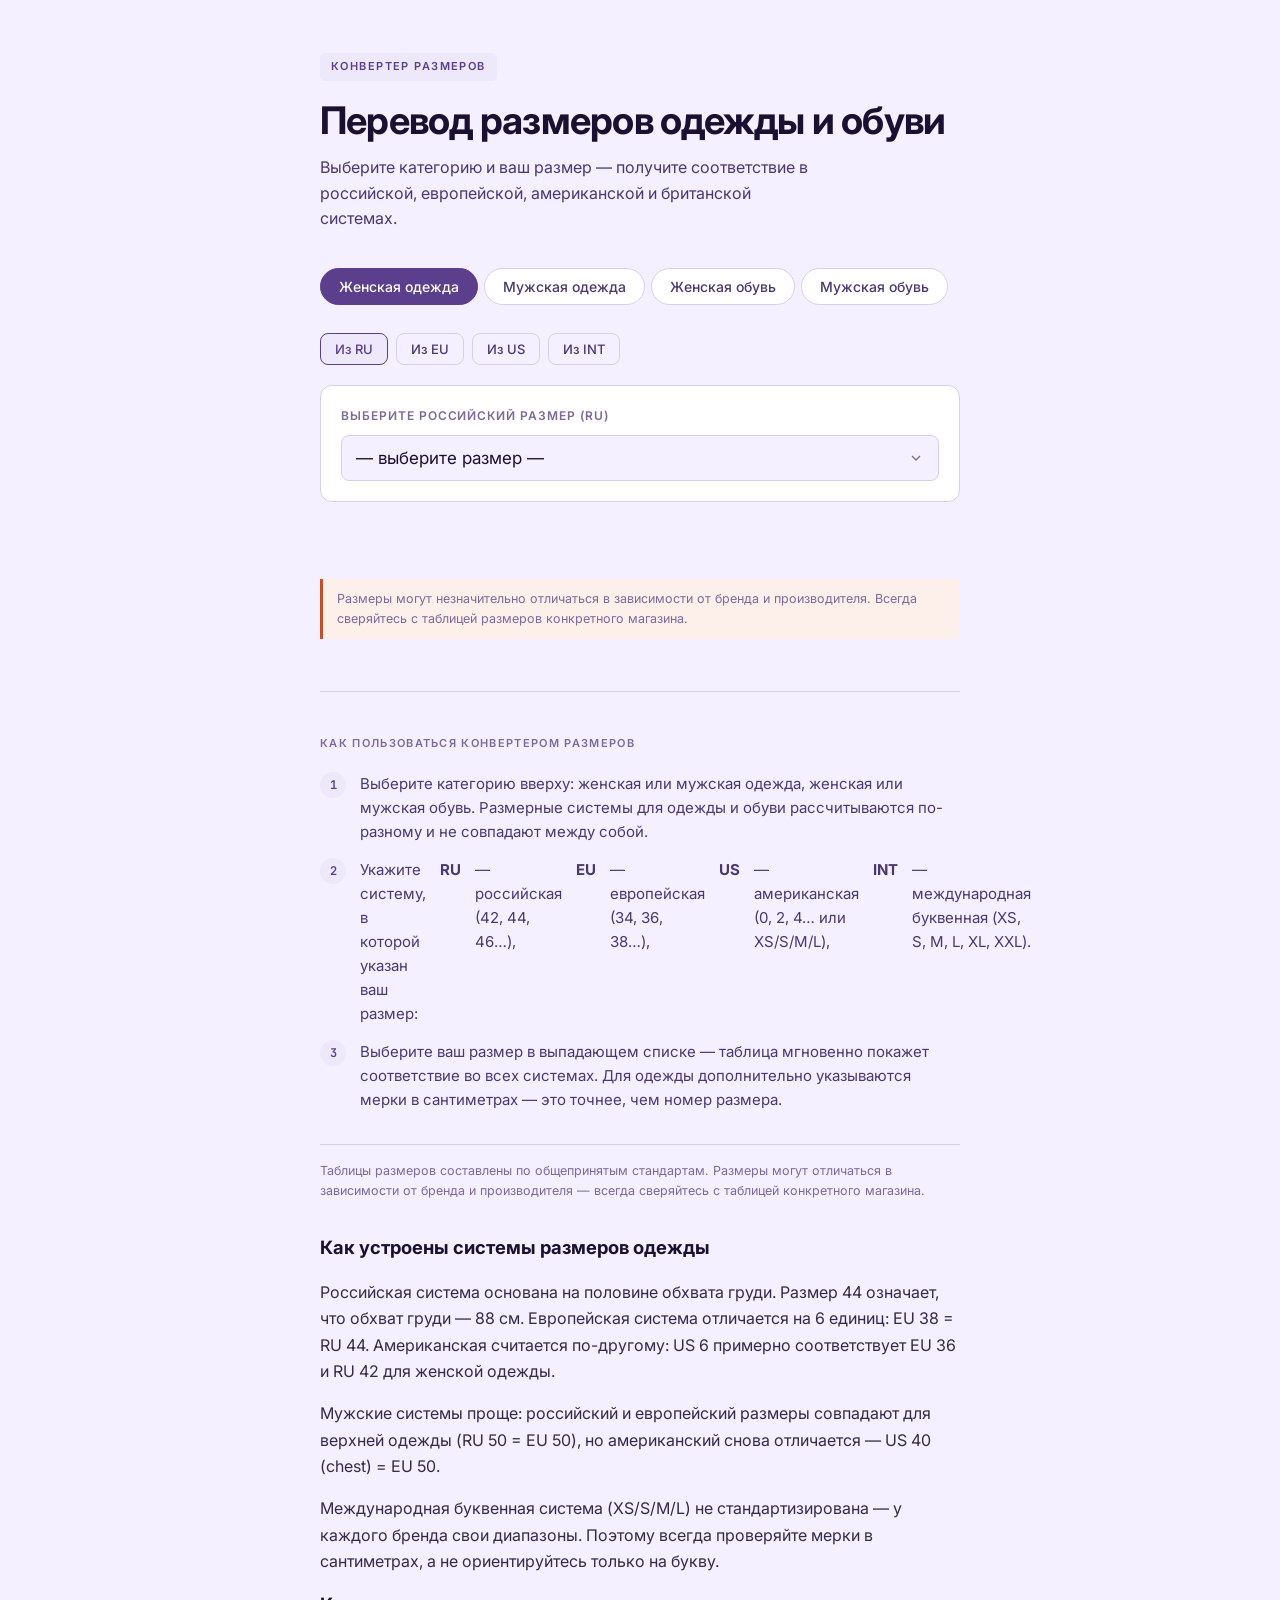
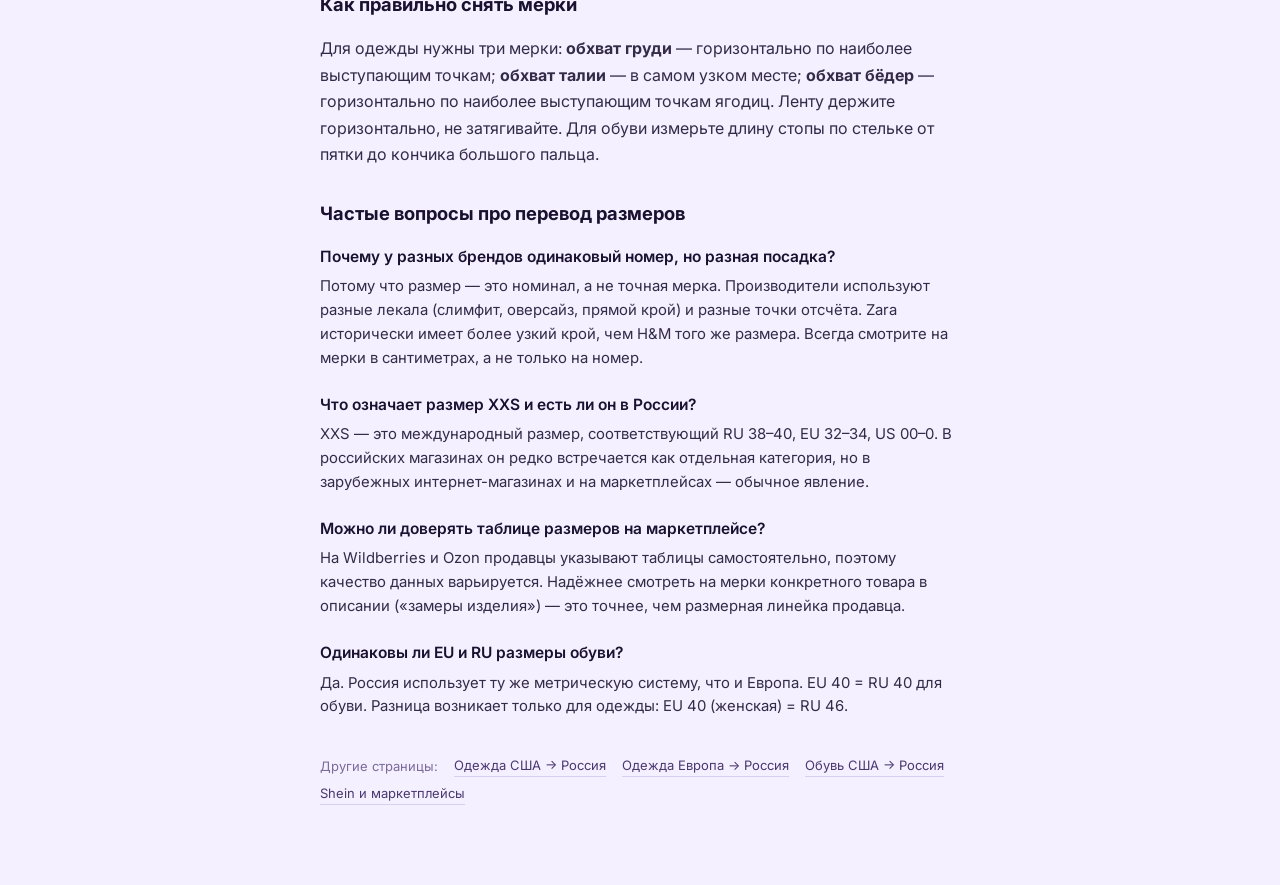
<file: index.html>
<!DOCTYPE html>
<html lang="ru">
<head>
<meta charset="UTF-8">
<meta name="viewport" content="width=device-width, initial-scale=1.0">
<title>Конвертер размеров одежды и обуви — США, Европа, Россия | Size-RU</title>
<meta name="description" content="Переведите размер одежды и обуви из американского или европейского в российский. Таблицы размеров для женщин и мужчин — Shein, Amazon, Wildberries, Zara.">
<link rel="canonical" href="https://size-ru.ru/">
<link rel="icon" href="./favicon.svg" type="image/svg+xml">
<link rel="preconnect" href="https://fonts.googleapis.com">
<link rel="preconnect" href="https://fonts.gstatic.com" crossorigin>
<link href="https://fonts.googleapis.com/css2?family=Inter:wght@400;500;600&family=JetBrains+Mono:wght@500;600;700&display=swap" rel="stylesheet">
<link rel="stylesheet" href="./assets/style.css">
<style>
.article-section { margin: 2rem 0; }
.article-section h2 { font-size: 1.15rem; margin-bottom: .6rem; }
.article-section p { margin-bottom: .9rem; line-height: 1.65; opacity: .88; }
.req-table { width: 100%; border-collapse: collapse; font-size: .9rem; margin: .8rem 0 1.2rem; }
.req-table th { background: rgba(255,255,255,.06); padding: .5rem .7rem; text-align: left; font-weight: 600; border-bottom: 2px solid rgba(255,255,255,.12); }
.req-table td { padding: .4rem .7rem; border-bottom: 1px solid rgba(255,255,255,.06); }
.req-table tr:hover td { background: rgba(255,255,255,.03); }
.rules-note { font-size: .85rem; opacity: .7; margin-top: .4rem; }
.faq { margin: 2rem 0; }
.faq h2 { font-size: 1.15rem; margin-bottom: 1rem; }
.faq-item { margin-bottom: 1.4rem; }
.faq-item h3 { font-size: .97rem; font-weight: 600; margin-bottom: .35rem; }
.faq-item p { margin: 0; line-height: 1.6; opacity: .88; font-size: .93rem; }
</style>
</head>
<body>
  <script type="text/javascript">
    (function(m,e,t,r,i,k,a){
        m[i]=m[i]||function(){(m[i].a=m[i].a||[]).push(arguments)};
        m[i].l=1*new Date();
        for (var j = 0; j < document.scripts.length; j++) {if (document.scripts[j].src === r) { return; }}
        k=e.createElement(t),a=e.getElementsByTagName(t)[0],k.async=1,k.src=r,a.parentNode.insertBefore(k,a)
    })(window, document,'script','https://mc.yandex.ru/metrika/tag.js?id=111348651', 'ym');
    ym(111348651, 'init', {ssr:true, webvisor:true, clickmap:true, ecommerce:"dataLayer", referrer: document.referrer, url: location.href, accurateTrackBounce:true, trackLinks:true});
</script>
<noscript><div><img src="https://mc.yandex.ru/watch/111348651" style="position:absolute; left:-9999px;" alt="" /></div></noscript>
<div class="page">
  <span class="eyebrow">Конвертер размеров</span>
  <h1>Перевод размеров одежды и обуви</h1>
  <p class="sub">Выберите категорию и ваш размер — получите соответствие в российской, европейской, американской и британской системах.</p>

  <div class="cat-tabs">
    <button class="cat-btn active" data-cat="women-clothes">Женская одежда</button>
    <button class="cat-btn" data-cat="men-clothes">Мужская одежда</button>
    <button class="cat-btn" data-cat="women-shoes">Женская обувь</button>
    <button class="cat-btn" data-cat="men-shoes">Мужская обувь</button>
  </div>

  <div class="cat-panel active" id="panel-women-clothes">
    <div class="direction-wrap">
      <button class="dir-btn active" data-dir="ru">Из RU</button>
      <button class="dir-btn" data-dir="eu">Из EU</button>
      <button class="dir-btn" data-dir="us">Из US</button>
      <button class="dir-btn" data-dir="int">Из INT</button>
    </div>
    <div class="input-wrap">
      <label class="input-label" for="wc-select">Выберите российский размер (RU)</label>
      <select class="size-select" id="wc-select"></select>
    </div>
    <div class="result-block" id="wc-result">
      <div class="result-header"><span class="result-label">Соответствие размеров</span></div>
      <div class="result-grid"></div>
    </div>
    <p class="size-note">Размеры могут незначительно отличаться в зависимости от бренда и производителя. Всегда сверяйтесь с таблицей размеров конкретного магазина.</p>
  </div>

  <div class="cat-panel" id="panel-men-clothes">
    <div class="direction-wrap">
      <button class="dir-btn active" data-dir="ru">Из RU</button>
      <button class="dir-btn" data-dir="eu">Из EU</button>
      <button class="dir-btn" data-dir="us">Из US</button>
      <button class="dir-btn" data-dir="int">Из INT</button>
    </div>
    <div class="input-wrap">
      <label class="input-label" for="mc-select">Выберите российский размер (RU)</label>
      <select class="size-select" id="mc-select"></select>
    </div>
    <div class="result-block" id="mc-result">
      <div class="result-header"><span class="result-label">Соответствие размеров</span></div>
      <div class="result-grid"></div>
    </div>
    <p class="size-note">Размеры могут отличаться в зависимости от бренда. Для точного подбора измерьте обхват груди и талии.</p>
  </div>

  <div class="cat-panel" id="panel-women-shoes">
    <div class="direction-wrap">
      <button class="dir-btn active" data-dir="eu">Из EU/RU</button>
      <button class="dir-btn" data-dir="us">Из US</button>
      <button class="dir-btn" data-dir="uk">Из UK</button>
    </div>
    <div class="input-wrap">
      <label class="input-label" for="ws-select">Выберите европейский размер (EU/RU)</label>
      <select class="size-select" id="ws-select"></select>
    </div>
    <div class="result-block" id="ws-result">
      <div class="result-header"><span class="result-label">Соответствие размеров обуви</span></div>
      <div class="result-grid"></div>
    </div>
    <p class="size-note">В России и Европе используется одинаковая система нумерации обуви. Для точного подбора измерьте длину стопы по стельке.</p>
  </div>

  <div class="cat-panel" id="panel-men-shoes">
    <div class="direction-wrap">
      <button class="dir-btn active" data-dir="eu">Из EU/RU</button>
      <button class="dir-btn" data-dir="us">Из US</button>
      <button class="dir-btn" data-dir="uk">Из UK</button>
    </div>
    <div class="input-wrap">
      <label class="input-label" for="ms-select">Выберите европейский размер (EU/RU)</label>
      <select class="size-select" id="ms-select"></select>
    </div>
    <div class="result-block" id="ms-result">
      <div class="result-header"><span class="result-label">Соответствие размеров обуви</span></div>
      <div class="result-grid"></div>
    </div>
    <p class="size-note">Для точного подбора обуви измерьте длину стопы и сравните с колонкой "Длина стопы" в результате.</p>
  </div>

  <section class="how">
  <p class="how-title">Как пользоваться конвертером размеров</p>
  <ul class="how-list">
    <li>
      <span class="how-num">1</span>Выберите категорию вверху: женская или мужская одежда,
      женская или мужская обувь. Размерные системы для одежды и обуви
      рассчитываются по-разному и не совпадают между собой.
    </li>
    <li>
      <span class="how-num">2</span>Укажите систему, в которой указан ваш размер: <strong>RU</strong> —
      российская (42, 44, 46…), <strong>EU</strong> — европейская (34, 36, 38…),
      <strong>US</strong> — американская (0, 2, 4… или XS/S/M/L),
      <strong>INT</strong> — международная буквенная (XS, S, M, L, XL, XXL).
    </li>
    <li>
      <span class="how-num">3</span>Выберите ваш размер в выпадающем списке — таблица мгновенно
      покажет соответствие во всех системах. Для одежды дополнительно
      указываются мерки в сантиметрах — это точнее, чем номер размера.
    </li>
  </ul>
</section>

  <p class="disclaimer">Таблицы размеров составлены по общепринятым стандартам. Размеры могут отличаться в зависимости от бренда и производителя — всегда сверяйтесь с таблицей конкретного магазина.</p>

  <section class="article-section">
  <h2>Как устроены системы размеров одежды</h2>
  <p>Российская система основана на половине обхвата груди. Размер 44 означает,
  что обхват груди — 88 см. Европейская система отличается на 6 единиц: EU 38 = RU 44.
  Американская считается по-другому: US 6 примерно соответствует EU 36 и RU 42
  для женской одежды.</p>
  <p>Мужские системы проще: российский и европейский размеры совпадают для верхней одежды
  (RU 50 = EU 50), но американский снова отличается — US 40 (chest) = EU 50.</p>
  <p>Международная буквенная система (XS/S/M/L) не стандартизирована — у каждого
  бренда свои диапазоны. Поэтому всегда проверяйте мерки в сантиметрах,
  а не ориентируйтесь только на букву.</p>

  <h2>Как правильно снять мерки</h2>
  <p>Для одежды нужны три мерки: <strong>обхват груди</strong> — горизонтально по
  наиболее выступающим точкам; <strong>обхват талии</strong> — в самом узком месте;
  <strong>обхват бёдер</strong> — горизонтально по наиболее выступающим точкам ягодиц.
  Ленту держите горизонтально, не затягивайте. Для обуви измерьте длину стопы
  по стельке от пятки до кончика большого пальца.</p>
</section>

<section class="faq">
  <h2>Частые вопросы про перевод размеров</h2>

  <div class="faq-item">
    <h3>Почему у разных брендов одинаковый номер, но разная посадка?</h3>
    <p>Потому что размер — это номинал, а не точная мерка. Производители используют
    разные лекала (слимфит, оверсайз, прямой крой) и разные точки отсчёта.
    Zara исторически имеет более узкий крой, чем H&M того же размера. Всегда
    смотрите на мерки в сантиметрах, а не только на номер.</p>
  </div>

  <div class="faq-item">
    <h3>Что означает размер XXS и есть ли он в России?</h3>
    <p>XXS — это международный размер, соответствующий RU 38–40, EU 32–34, US 00–0.
    В российских магазинах он редко встречается как отдельная категория, но
    в зарубежных интернет-магазинах и на маркетплейсах — обычное явление.</p>
  </div>

  <div class="faq-item">
    <h3>Можно ли доверять таблице размеров на маркетплейсе?</h3>
    <p>На Wildberries и Ozon продавцы указывают таблицы самостоятельно, поэтому
    качество данных варьируется. Надёжнее смотреть на мерки конкретного товара
    в описании («замеры изделия») — это точнее, чем размерная линейка продавца.</p>
  </div>

  <div class="faq-item">
    <h3>Одинаковы ли EU и RU размеры обуви?</h3>
    <p>Да. Россия использует ту же метрическую систему, что и Европа. EU 40 = RU 40
    для обуви. Разница возникает только для одежды: EU 40 (женская) = RU 46.</p>
  </div>
</section>

<nav class="doc-links">
    <span>Другие страницы:</span>
    <a href="./razmery-odezhdy-ssha-rossiya.html">Одежда США → Россия</a>
    <a href="./razmery-odezhdy-evropa-rossiya.html">Одежда Европа → Россия</a>
    <a href="./razmery-obuvi-ssha-rossiya.html">Обувь США → Россия</a>
    <a href="./razmer-shein-wildberries.html">Shein и маркетплейсы</a>
  </nav>
</div>

<script src="./assets/tool.js"></script>
</body>
</html>
</file>
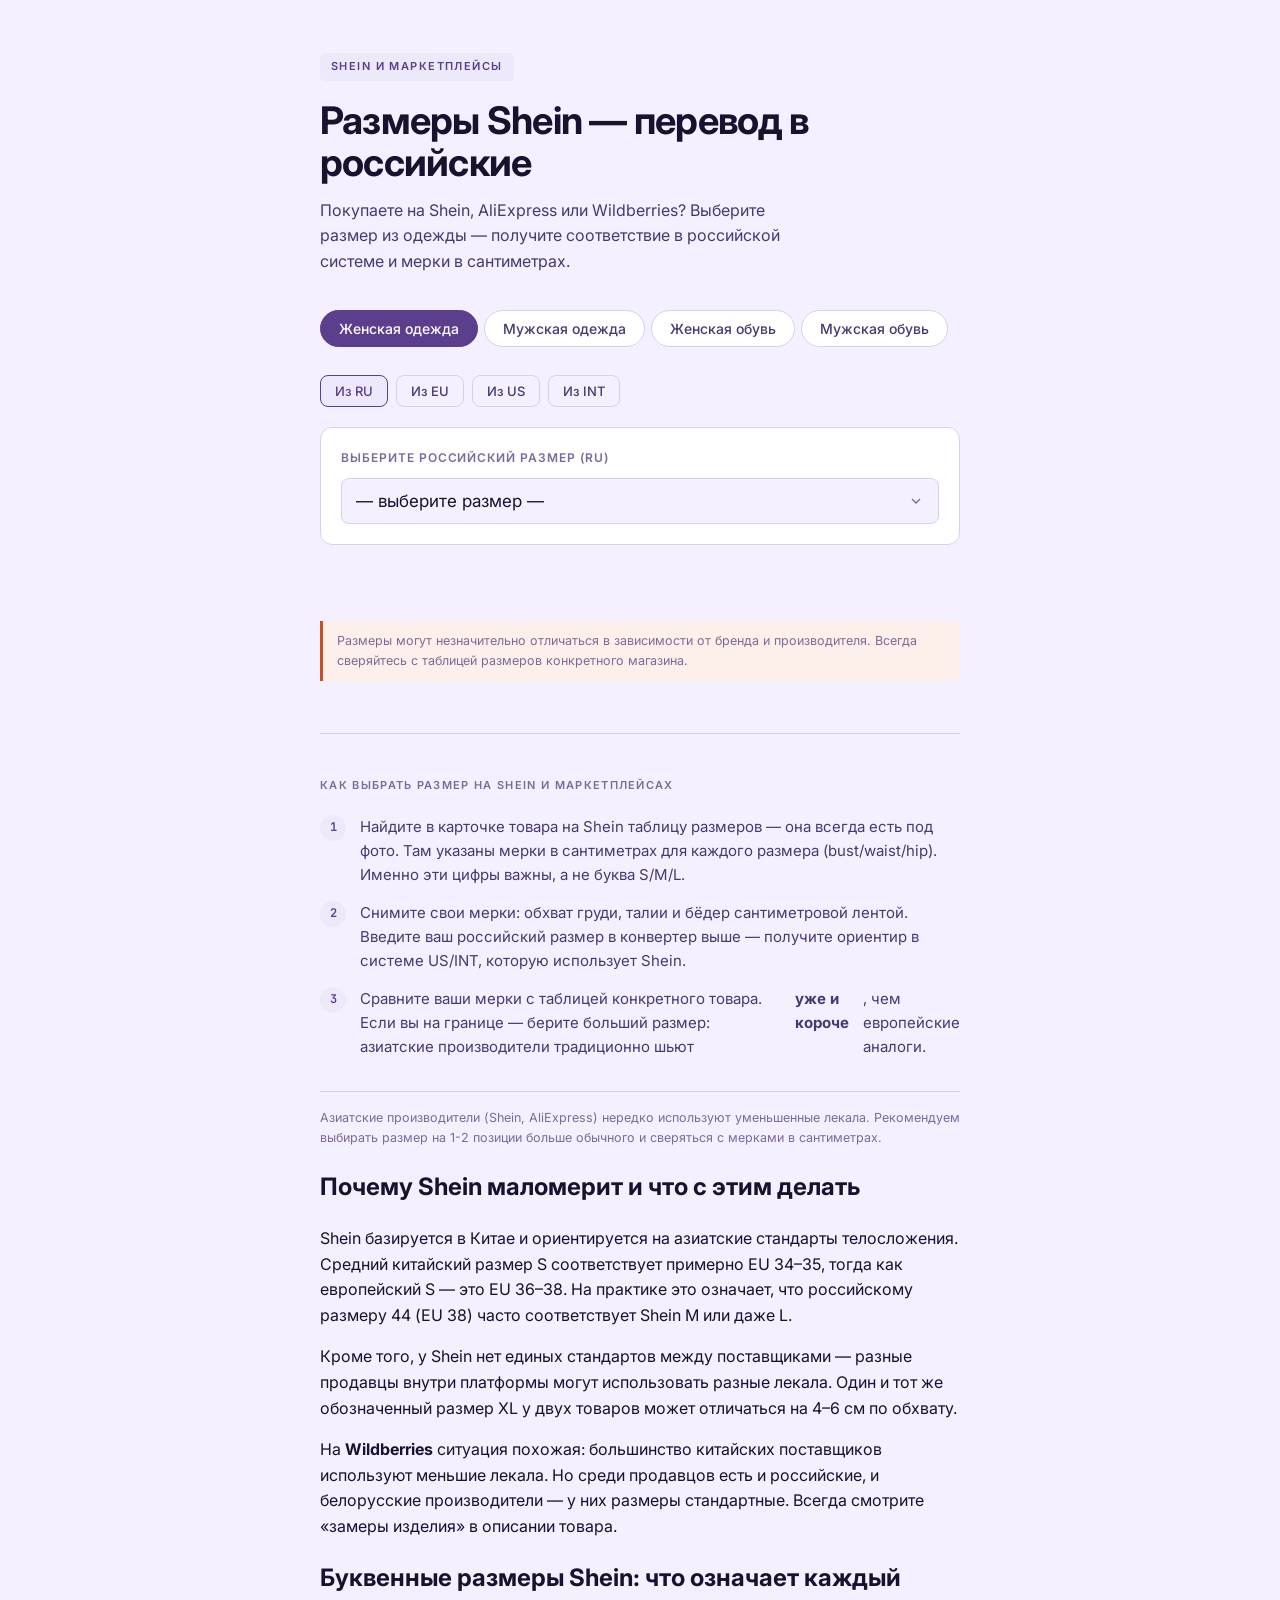
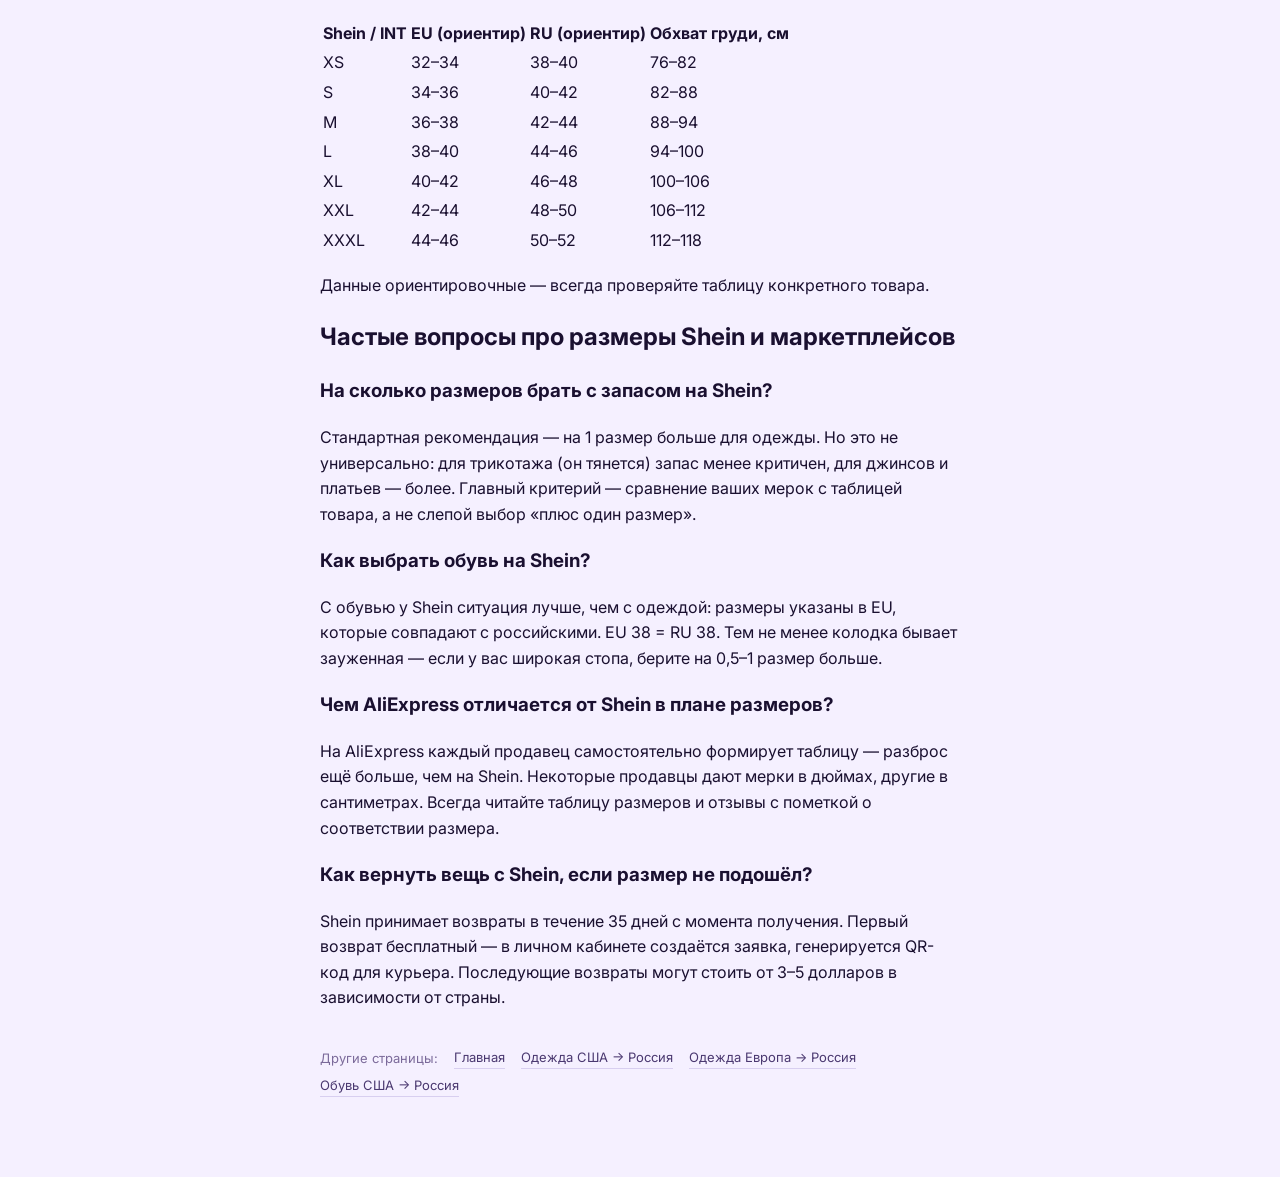
<file: razmer-shein-wildberries.html>
<!DOCTYPE html>
<html lang="ru">
<head>
<meta charset="UTF-8">
<meta name="viewport" content="width=device-width, initial-scale=1.0">
<title>Размеры Shein и Wildberries — как перевести в российский | Size-RU</title>
<meta name="description" content="Как перевести размеры Shein в российские. Таблица соответствия размеров для заказов с Shein, AliExpress, Wildberries.">
<link rel="canonical" href="https://size-ru.ru/razmer-shein-wildberries.html">
<link rel="icon" href="./favicon.svg" type="image/svg+xml">
<link rel="preconnect" href="https://fonts.googleapis.com">
<link rel="preconnect" href="https://fonts.gstatic.com" crossorigin>
<link href="https://fonts.googleapis.com/css2?family=Inter:wght@400;500;600&family=JetBrains+Mono:wght@500;600;700&display=swap" rel="stylesheet">
<link rel="stylesheet" href="./assets/style.css">
</head>
<body>
  <script type="text/javascript">
    (function(m,e,t,r,i,k,a){
        m[i]=m[i]||function(){(m[i].a=m[i].a||[]).push(arguments)};
        m[i].l=1*new Date();
        for (var j = 0; j < document.scripts.length; j++) {if (document.scripts[j].src === r) { return; }}
        k=e.createElement(t),a=e.getElementsByTagName(t)[0],k.async=1,k.src=r,a.parentNode.insertBefore(k,a)
    })(window, document,'script','https://mc.yandex.ru/metrika/tag.js?id=111348651', 'ym');
    ym(111348651, 'init', {ssr:true, webvisor:true, clickmap:true, ecommerce:"dataLayer", referrer: document.referrer, url: location.href, accurateTrackBounce:true, trackLinks:true});
</script>
<noscript><div><img src="https://mc.yandex.ru/watch/111348651" style="position:absolute; left:-9999px;" alt="" /></div></noscript>
<div class="page">
  <span class="eyebrow">Shein и маркетплейсы</span>
  <h1>Размеры Shein — перевод в российские</h1>
  <p class="sub">Покупаете на Shein, AliExpress или Wildberries? Выберите размер из одежды — получите соответствие в российской системе и мерки в сантиметрах.</p>

  <div class="cat-tabs">
    <button class="cat-btn active" data-cat="women-clothes">Женская одежда</button>
    <button class="cat-btn" data-cat="men-clothes">Мужская одежда</button>
    <button class="cat-btn" data-cat="women-shoes">Женская обувь</button>
    <button class="cat-btn" data-cat="men-shoes">Мужская обувь</button>
  </div>

  <div class="cat-panel active" id="panel-women-clothes">
    <div class="direction-wrap">
      <button class="dir-btn active" data-dir="ru">Из RU</button>
      <button class="dir-btn" data-dir="eu">Из EU</button>
      <button class="dir-btn" data-dir="us">Из US</button>
      <button class="dir-btn" data-dir="int">Из INT</button>
    </div>
    <div class="input-wrap">
      <label class="input-label" for="wc-select">Выберите российский размер (RU)</label>
      <select class="size-select" id="wc-select"></select>
    </div>
    <div class="result-block" id="wc-result">
      <div class="result-header"><span class="result-label">Соответствие размеров</span></div>
      <div class="result-grid"></div>
    </div>
    <p class="size-note">Размеры могут незначительно отличаться в зависимости от бренда и производителя. Всегда сверяйтесь с таблицей размеров конкретного магазина.</p>
  </div>

  <div class="cat-panel" id="panel-men-clothes">
    <div class="direction-wrap">
      <button class="dir-btn active" data-dir="ru">Из RU</button>
      <button class="dir-btn" data-dir="eu">Из EU</button>
      <button class="dir-btn" data-dir="us">Из US</button>
      <button class="dir-btn" data-dir="int">Из INT</button>
    </div>
    <div class="input-wrap">
      <label class="input-label" for="mc-select">Выберите российский размер (RU)</label>
      <select class="size-select" id="mc-select"></select>
    </div>
    <div class="result-block" id="mc-result">
      <div class="result-header"><span class="result-label">Соответствие размеров</span></div>
      <div class="result-grid"></div>
    </div>
    <p class="size-note">Размеры могут отличаться в зависимости от бренда. Для точного подбора измерьте обхват груди и талии.</p>
  </div>

  <div class="cat-panel" id="panel-women-shoes">
    <div class="direction-wrap">
      <button class="dir-btn active" data-dir="eu">Из EU/RU</button>
      <button class="dir-btn" data-dir="us">Из US</button>
      <button class="dir-btn" data-dir="uk">Из UK</button>
    </div>
    <div class="input-wrap">
      <label class="input-label" for="ws-select">Выберите европейский размер (EU/RU)</label>
      <select class="size-select" id="ws-select"></select>
    </div>
    <div class="result-block" id="ws-result">
      <div class="result-header"><span class="result-label">Соответствие размеров обуви</span></div>
      <div class="result-grid"></div>
    </div>
    <p class="size-note">В России и Европе используется одинаковая система нумерации обуви. Для точного подбора измерьте длину стопы по стельке.</p>
  </div>

  <div class="cat-panel" id="panel-men-shoes">
    <div class="direction-wrap">
      <button class="dir-btn active" data-dir="eu">Из EU/RU</button>
      <button class="dir-btn" data-dir="us">Из US</button>
      <button class="dir-btn" data-dir="uk">Из UK</button>
    </div>
    <div class="input-wrap">
      <label class="input-label" for="ms-select">Выберите европейский размер (EU/RU)</label>
      <select class="size-select" id="ms-select"></select>
    </div>
    <div class="result-block" id="ms-result">
      <div class="result-header"><span class="result-label">Соответствие размеров обуви</span></div>
      <div class="result-grid"></div>
    </div>
    <p class="size-note">Для точного подбора обуви измерьте длину стопы и сравните с колонкой "Длина стопы" в результате.</p>
  </div>

  <section class="how">
  <p class="how-title">Как выбрать размер на Shein и маркетплейсах</p>
  <ul class="how-list">
    <li>
      <span class="how-num">1</span>Найдите в карточке товара на Shein таблицу размеров — она всегда
      есть под фото. Там указаны мерки в сантиметрах для каждого размера
      (bust/waist/hip). Именно эти цифры важны, а не буква S/M/L.
    </li>
    <li>
      <span class="how-num">2</span>Снимите свои мерки: обхват груди, талии и бёдер сантиметровой
      лентой. Введите ваш российский размер в конвертер выше — получите
      ориентир в системе US/INT, которую использует Shein.
    </li>
    <li>
      <span class="how-num">3</span>Сравните ваши мерки с таблицей конкретного товара.
      Если вы на границе — берите больший размер: азиатские производители
      традиционно шьют <strong>уже и короче</strong>, чем европейские аналоги.
    </li>
  </ul>
</section>

  <p class="disclaimer">Азиатские производители (Shein, AliExpress) нередко используют уменьшенные лекала. Рекомендуем выбирать размер на 1-2 позиции больше обычного и сверяться с мерками в сантиметрах.</p>

  <section class="article-section">
  <h2>Почему Shein маломерит и что с этим делать</h2>
  <p>Shein базируется в Китае и ориентируется на азиатские стандарты телосложения.
  Средний китайский размер S соответствует примерно EU 34–35, тогда как
  европейский S — это EU 36–38. На практике это означает, что российскому
  размеру 44 (EU 38) часто соответствует Shein M или даже L.</p>
  <p>Кроме того, у Shein нет единых стандартов между поставщиками — разные
  продавцы внутри платформы могут использовать разные лекала. Один и тот же
  обозначенный размер XL у двух товаров может отличаться на 4–6 см по обхвату.</p>
  <p>На <strong>Wildberries</strong> ситуация похожая: большинство китайских
  поставщиков используют меньшие лекала. Но среди продавцов есть и российские,
  и белорусские производители — у них размеры стандартные. Всегда смотрите
  «замеры изделия» в описании товара.</p>

  <h2>Буквенные размеры Shein: что означает каждый</h2>
  <table class="req-table">
    <tr><th>Shein / INT</th><th>EU (ориентир)</th><th>RU (ориентир)</th><th>Обхват груди, см</th></tr>
    <tr><td>XS</td><td>32–34</td><td>38–40</td><td>76–82</td></tr>
    <tr><td>S</td><td>34–36</td><td>40–42</td><td>82–88</td></tr>
    <tr><td>M</td><td>36–38</td><td>42–44</td><td>88–94</td></tr>
    <tr><td>L</td><td>38–40</td><td>44–46</td><td>94–100</td></tr>
    <tr><td>XL</td><td>40–42</td><td>46–48</td><td>100–106</td></tr>
    <tr><td>XXL</td><td>42–44</td><td>48–50</td><td>106–112</td></tr>
    <tr><td>XXXL</td><td>44–46</td><td>50–52</td><td>112–118</td></tr>
  </table>
  <p class="rules-note">Данные ориентировочные — всегда проверяйте таблицу конкретного товара.</p>
</section>

<section class="faq">
  <h2>Частые вопросы про размеры Shein и маркетплейсов</h2>

  <div class="faq-item">
    <h3>На сколько размеров брать с запасом на Shein?</h3>
    <p>Стандартная рекомендация — на 1 размер больше для одежды. Но это
    не универсально: для трикотажа (он тянется) запас менее критичен,
    для джинсов и платьев — более. Главный критерий — сравнение ваших
    мерок с таблицей товара, а не слепой выбор «плюс один размер».</p>
  </div>

  <div class="faq-item">
    <h3>Как выбрать обувь на Shein?</h3>
    <p>С обувью у Shein ситуация лучше, чем с одеждой: размеры указаны в EU,
    которые совпадают с российскими. EU 38 = RU 38. Тем не менее колодка
    бывает зауженная — если у вас широкая стопа, берите на 0,5–1 размер больше.</p>
  </div>

  <div class="faq-item">
    <h3>Чем AliExpress отличается от Shein в плане размеров?</h3>
    <p>На AliExpress каждый продавец самостоятельно формирует таблицу —
    разброс ещё больше, чем на Shein. Некоторые продавцы дают мерки в дюймах,
    другие в сантиметрах. Всегда читайте таблицу размеров и отзывы
    с пометкой о соответствии размера.</p>
  </div>

  <div class="faq-item">
    <h3>Как вернуть вещь с Shein, если размер не подошёл?</h3>
    <p>Shein принимает возвраты в течение 35 дней с момента получения.
    Первый возврат бесплатный — в личном кабинете создаётся заявка,
    генерируется QR-код для курьера. Последующие возвраты могут стоить
    от 3–5 долларов в зависимости от страны.</p>
  </div>
</section>

<nav class="doc-links">
    <span>Другие страницы:</span>
    <a href="./index.html">Главная</a>
    <a href="./razmery-odezhdy-ssha-rossiya.html">Одежда США → Россия</a>
    <a href="./razmery-odezhdy-evropa-rossiya.html">Одежда Европа → Россия</a>
    <a href="./razmery-obuvi-ssha-rossiya.html">Обувь США → Россия</a>
  </nav>
</div>

<script src="./assets/tool.js"></script>
</body>
</html>
</file>
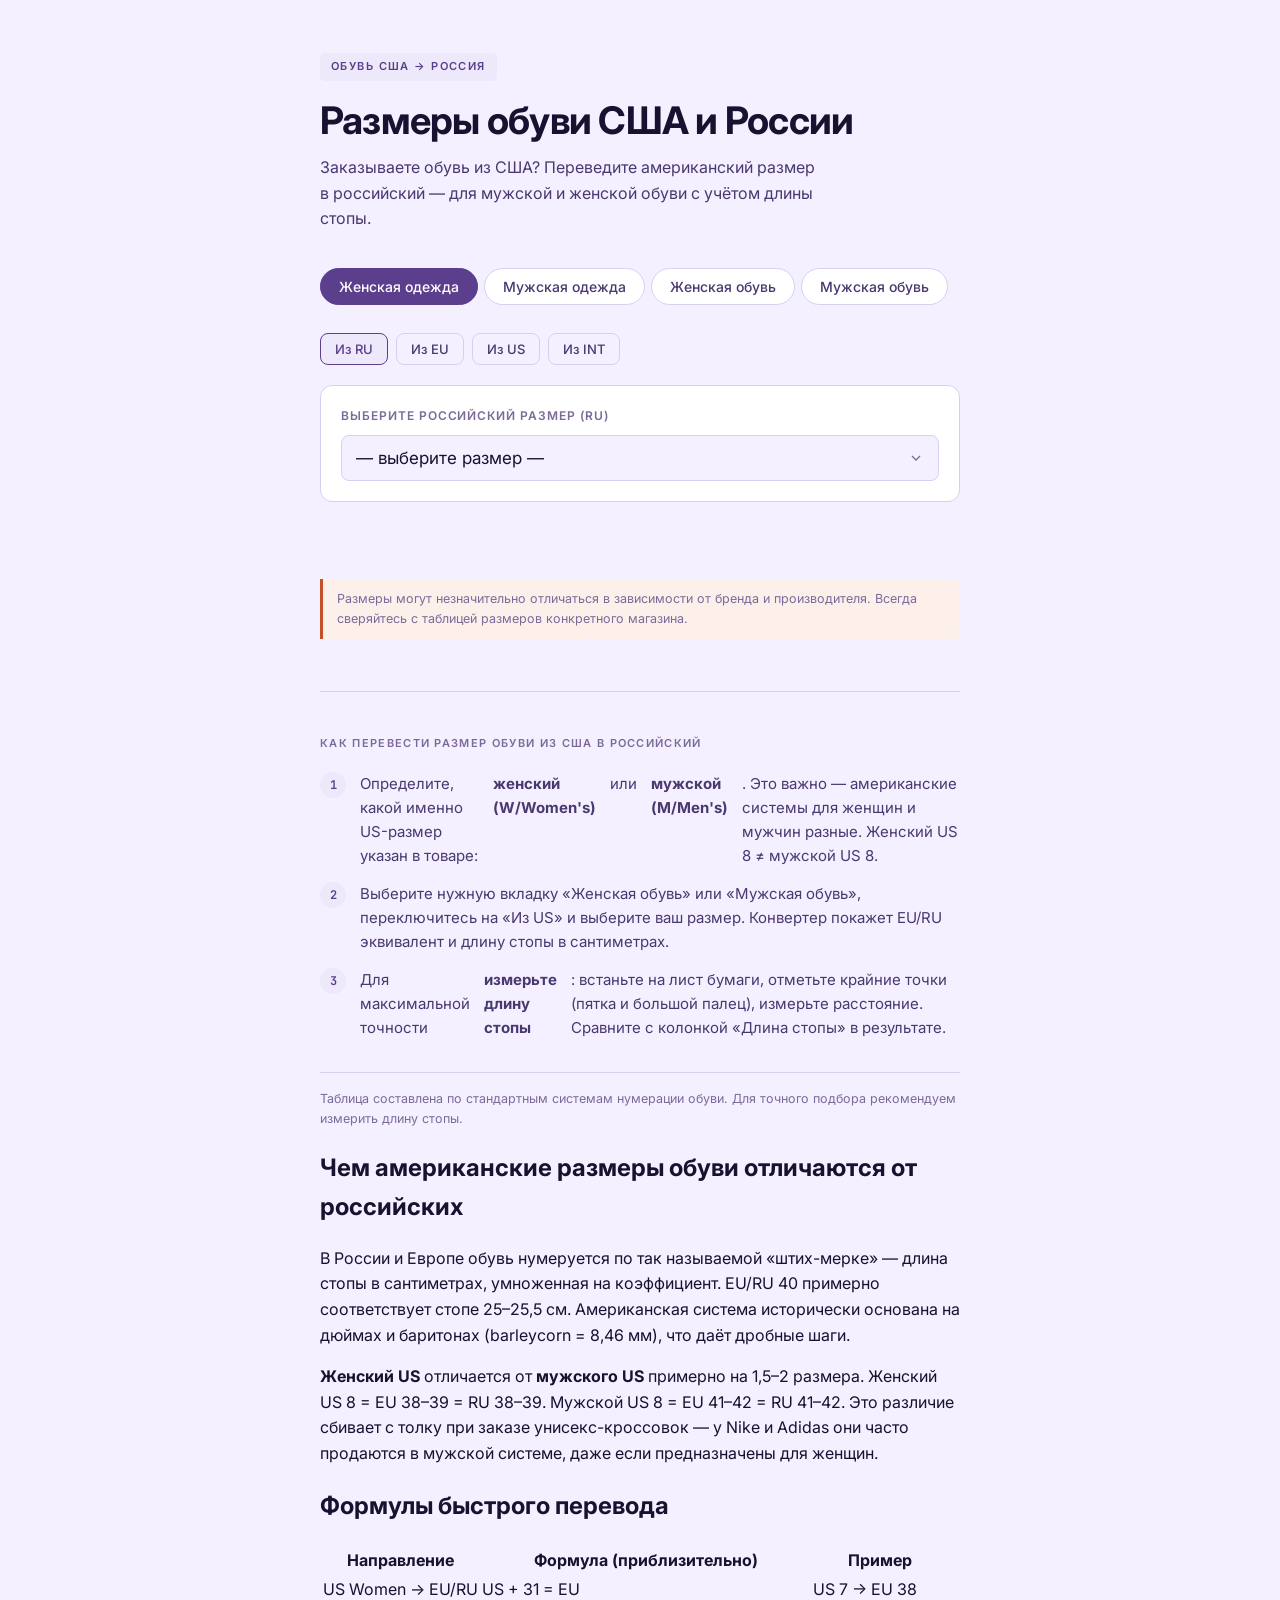
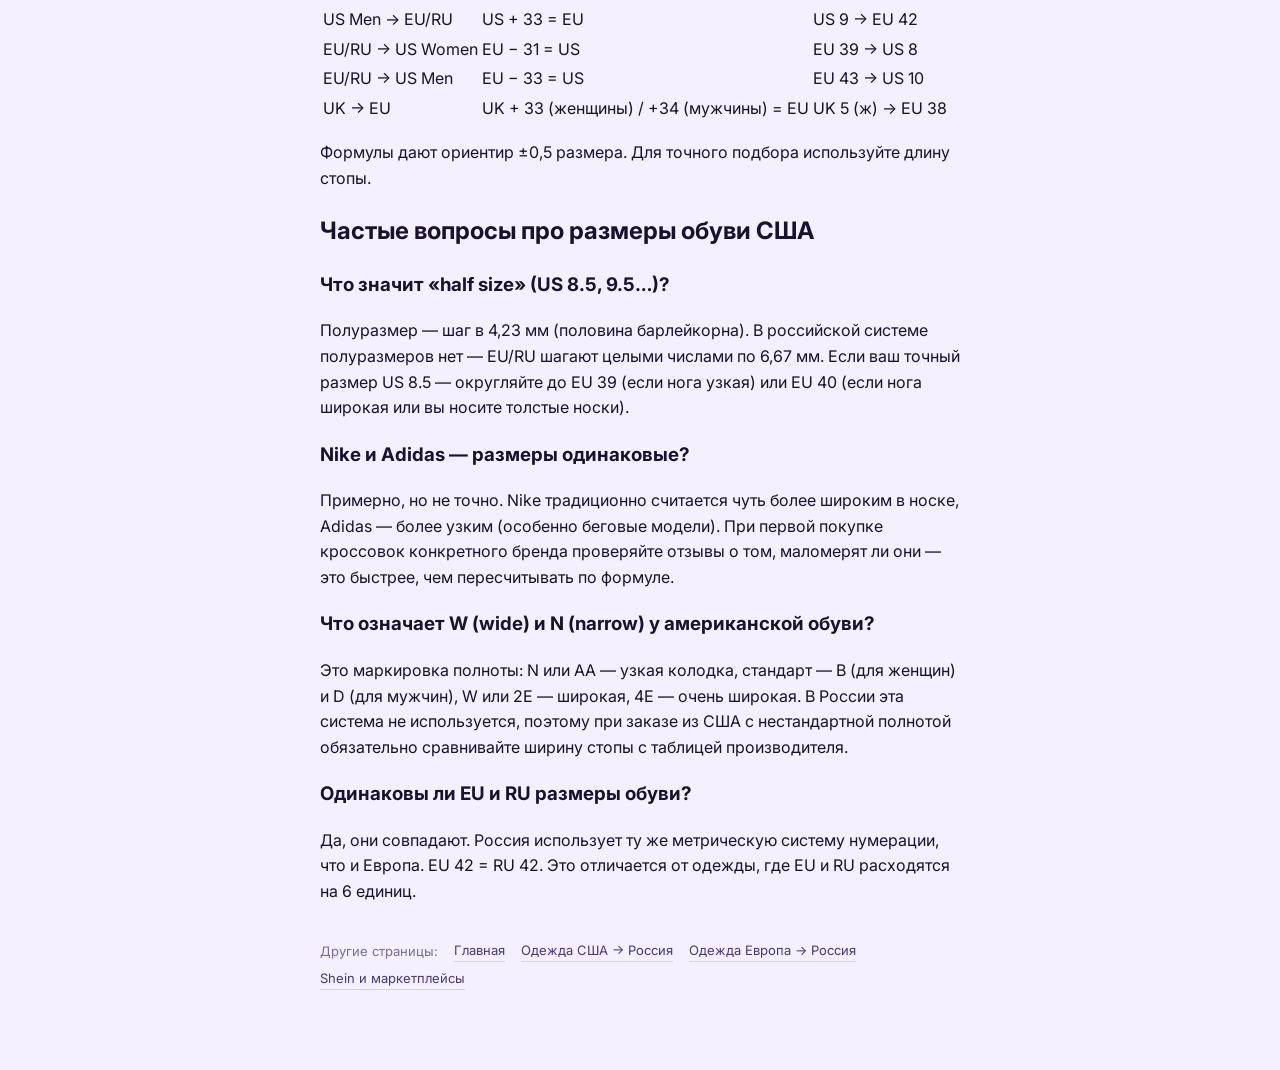
<file: razmery-obuvi-ssha-rossiya.html>
<!DOCTYPE html>
<html lang="ru">
<head>
<meta charset="UTF-8">
<meta name="viewport" content="width=device-width, initial-scale=1.0">
<title>Размеры обуви США и России — таблица соответствия | Size-RU</title>
<meta name="description" content="Переведите американский размер обуви в российский. Таблица соответствия US, EU и RU размеров мужской и женской обуви.">
<link rel="canonical" href="https://size-ru.ru/razmery-obuvi-ssha-rossiya.html">
<link rel="icon" href="./favicon.svg" type="image/svg+xml">
<link rel="preconnect" href="https://fonts.googleapis.com">
<link rel="preconnect" href="https://fonts.gstatic.com" crossorigin>
<link href="https://fonts.googleapis.com/css2?family=Inter:wght@400;500;600&family=JetBrains+Mono:wght@500;600;700&display=swap" rel="stylesheet">
<link rel="stylesheet" href="./assets/style.css">
</head>
<body>
  <script type="text/javascript">
    (function(m,e,t,r,i,k,a){
        m[i]=m[i]||function(){(m[i].a=m[i].a||[]).push(arguments)};
        m[i].l=1*new Date();
        for (var j = 0; j < document.scripts.length; j++) {if (document.scripts[j].src === r) { return; }}
        k=e.createElement(t),a=e.getElementsByTagName(t)[0],k.async=1,k.src=r,a.parentNode.insertBefore(k,a)
    })(window, document,'script','https://mc.yandex.ru/metrika/tag.js?id=111348651', 'ym');
    ym(111348651, 'init', {ssr:true, webvisor:true, clickmap:true, ecommerce:"dataLayer", referrer: document.referrer, url: location.href, accurateTrackBounce:true, trackLinks:true});
</script>
<noscript><div><img src="https://mc.yandex.ru/watch/111348651" style="position:absolute; left:-9999px;" alt="" /></div></noscript>
<div class="page">
  <span class="eyebrow">Обувь США → Россия</span>
  <h1>Размеры обуви США и России</h1>
  <p class="sub">Заказываете обувь из США? Переведите американский размер в российский — для мужской и женской обуви с учётом длины стопы.</p>

  <div class="cat-tabs">
    <button class="cat-btn active" data-cat="women-clothes">Женская одежда</button>
    <button class="cat-btn" data-cat="men-clothes">Мужская одежда</button>
    <button class="cat-btn" data-cat="women-shoes">Женская обувь</button>
    <button class="cat-btn" data-cat="men-shoes">Мужская обувь</button>
  </div>

  <div class="cat-panel active" id="panel-women-clothes">
    <div class="direction-wrap">
      <button class="dir-btn active" data-dir="ru">Из RU</button>
      <button class="dir-btn" data-dir="eu">Из EU</button>
      <button class="dir-btn" data-dir="us">Из US</button>
      <button class="dir-btn" data-dir="int">Из INT</button>
    </div>
    <div class="input-wrap">
      <label class="input-label" for="wc-select">Выберите российский размер (RU)</label>
      <select class="size-select" id="wc-select"></select>
    </div>
    <div class="result-block" id="wc-result">
      <div class="result-header"><span class="result-label">Соответствие размеров</span></div>
      <div class="result-grid"></div>
    </div>
    <p class="size-note">Размеры могут незначительно отличаться в зависимости от бренда и производителя. Всегда сверяйтесь с таблицей размеров конкретного магазина.</p>
  </div>

  <div class="cat-panel" id="panel-men-clothes">
    <div class="direction-wrap">
      <button class="dir-btn active" data-dir="ru">Из RU</button>
      <button class="dir-btn" data-dir="eu">Из EU</button>
      <button class="dir-btn" data-dir="us">Из US</button>
      <button class="dir-btn" data-dir="int">Из INT</button>
    </div>
    <div class="input-wrap">
      <label class="input-label" for="mc-select">Выберите российский размер (RU)</label>
      <select class="size-select" id="mc-select"></select>
    </div>
    <div class="result-block" id="mc-result">
      <div class="result-header"><span class="result-label">Соответствие размеров</span></div>
      <div class="result-grid"></div>
    </div>
    <p class="size-note">Размеры могут отличаться в зависимости от бренда. Для точного подбора измерьте обхват груди и талии.</p>
  </div>

  <div class="cat-panel" id="panel-women-shoes">
    <div class="direction-wrap">
      <button class="dir-btn active" data-dir="eu">Из EU/RU</button>
      <button class="dir-btn" data-dir="us">Из US</button>
      <button class="dir-btn" data-dir="uk">Из UK</button>
    </div>
    <div class="input-wrap">
      <label class="input-label" for="ws-select">Выберите европейский размер (EU/RU)</label>
      <select class="size-select" id="ws-select"></select>
    </div>
    <div class="result-block" id="ws-result">
      <div class="result-header"><span class="result-label">Соответствие размеров обуви</span></div>
      <div class="result-grid"></div>
    </div>
    <p class="size-note">В России и Европе используется одинаковая система нумерации обуви. Для точного подбора измерьте длину стопы по стельке.</p>
  </div>

  <div class="cat-panel" id="panel-men-shoes">
    <div class="direction-wrap">
      <button class="dir-btn active" data-dir="eu">Из EU/RU</button>
      <button class="dir-btn" data-dir="us">Из US</button>
      <button class="dir-btn" data-dir="uk">Из UK</button>
    </div>
    <div class="input-wrap">
      <label class="input-label" for="ms-select">Выберите европейский размер (EU/RU)</label>
      <select class="size-select" id="ms-select"></select>
    </div>
    <div class="result-block" id="ms-result">
      <div class="result-header"><span class="result-label">Соответствие размеров обуви</span></div>
      <div class="result-grid"></div>
    </div>
    <p class="size-note">Для точного подбора обуви измерьте длину стопы и сравните с колонкой "Длина стопы" в результате.</p>
  </div>

  <section class="how">
  <p class="how-title">Как перевести размер обуви из США в российский</p>
  <ul class="how-list">
    <li>
      <span class="how-num">1</span>Определите, какой именно US-размер указан в товаре: <strong>женский (W/Women's)</strong>
      или <strong>мужской (M/Men's)</strong>. Это важно — американские системы
      для женщин и мужчин разные. Женский US 8 ≠ мужской US 8.
    </li>
    <li>
      <span class="how-num">2</span>Выберите нужную вкладку «Женская обувь» или «Мужская обувь»,
      переключитесь на «Из US» и выберите ваш размер. Конвертер покажет
      EU/RU эквивалент и длину стопы в сантиметрах.
    </li>
    <li>
      <span class="how-num">3</span>Для максимальной точности <strong>измерьте длину стопы</strong>:
      встаньте на лист бумаги, отметьте крайние точки (пятка и большой палец),
      измерьте расстояние. Сравните с колонкой «Длина стопы» в результате.
    </li>
  </ul>
</section>

  <p class="disclaimer">Таблица составлена по стандартным системам нумерации обуви. Для точного подбора рекомендуем измерить длину стопы.</p>

  <section class="article-section">
  <h2>Чем американские размеры обуви отличаются от российских</h2>
  <p>В России и Европе обувь нумеруется по так называемой «штих-мерке» —
  длина стопы в сантиметрах, умноженная на коэффициент. EU/RU 40 примерно
  соответствует стопе 25–25,5 см. Американская система исторически основана
  на дюймах и баритонах (barleycorn = 8,46 мм), что даёт дробные шаги.</p>
  <p><strong>Женский US</strong> отличается от <strong>мужского US</strong> примерно на 1,5–2 размера.
  Женский US 8 = EU 38–39 = RU 38–39. Мужской US 8 = EU 41–42 = RU 41–42.
  Это различие сбивает с толку при заказе унисекс-кроссовок — у Nike и Adidas
  они часто продаются в мужской системе, даже если предназначены для женщин.</p>

  <h2>Формулы быстрого перевода</h2>
  <table class="req-table">
    <tr><th>Направление</th><th>Формула (приблизительно)</th><th>Пример</th></tr>
    <tr><td>US Women → EU/RU</td><td>US + 31 = EU</td><td>US 7 → EU 38</td></tr>
    <tr><td>US Men → EU/RU</td><td>US + 33 = EU</td><td>US 9 → EU 42</td></tr>
    <tr><td>EU/RU → US Women</td><td>EU − 31 = US</td><td>EU 39 → US 8</td></tr>
    <tr><td>EU/RU → US Men</td><td>EU − 33 = US</td><td>EU 43 → US 10</td></tr>
    <tr><td>UK → EU</td><td>UK + 33 (женщины) / +34 (мужчины) = EU</td><td>UK 5 (ж) → EU 38</td></tr>
  </table>
  <p class="rules-note">Формулы дают ориентир ±0,5 размера. Для точного подбора используйте длину стопы.</p>
</section>

<section class="faq">
  <h2>Частые вопросы про размеры обуви США</h2>

  <div class="faq-item">
    <h3>Что значит «half size» (US 8.5, 9.5…)?</h3>
    <p>Полуразмер — шаг в 4,23 мм (половина барлейкорна). В российской системе
    полуразмеров нет — EU/RU шагают целыми числами по 6,67 мм. Если ваш
    точный размер US 8.5 — округляйте до EU 39 (если нога узкая) или
    EU 40 (если нога широкая или вы носите толстые носки).</p>
  </div>

  <div class="faq-item">
    <h3>Nike и Adidas — размеры одинаковые?</h3>
    <p>Примерно, но не точно. Nike традиционно считается чуть более широким
    в носке, Adidas — более узким (особенно беговые модели). При первой
    покупке кроссовок конкретного бренда проверяйте отзывы о том, маломерят
    ли они — это быстрее, чем пересчитывать по формуле.</p>
  </div>

  <div class="faq-item">
    <h3>Что означает W (wide) и N (narrow) у американской обуви?</h3>
    <p>Это маркировка полноты: N или AA — узкая колодка, стандарт — B (для женщин)
    и D (для мужчин), W или 2E — широкая, 4E — очень широкая. В России эта
    система не используется, поэтому при заказе из США с нестандартной полнотой
    обязательно сравнивайте ширину стопы с таблицей производителя.</p>
  </div>

  <div class="faq-item">
    <h3>Одинаковы ли EU и RU размеры обуви?</h3>
    <p>Да, они совпадают. Россия использует ту же метрическую систему нумерации,
    что и Европа. EU 42 = RU 42. Это отличается от одежды, где EU и RU
    расходятся на 6 единиц.</p>
  </div>
</section>

<nav class="doc-links">
    <span>Другие страницы:</span>
    <a href="./index.html">Главная</a>
    <a href="./razmery-odezhdy-ssha-rossiya.html">Одежда США → Россия</a>
    <a href="./razmery-odezhdy-evropa-rossiya.html">Одежда Европа → Россия</a>
    <a href="./razmer-shein-wildberries.html">Shein и маркетплейсы</a>
  </nav>
</div>

<script src="./assets/tool.js"></script>
</body>
</html>
</file>
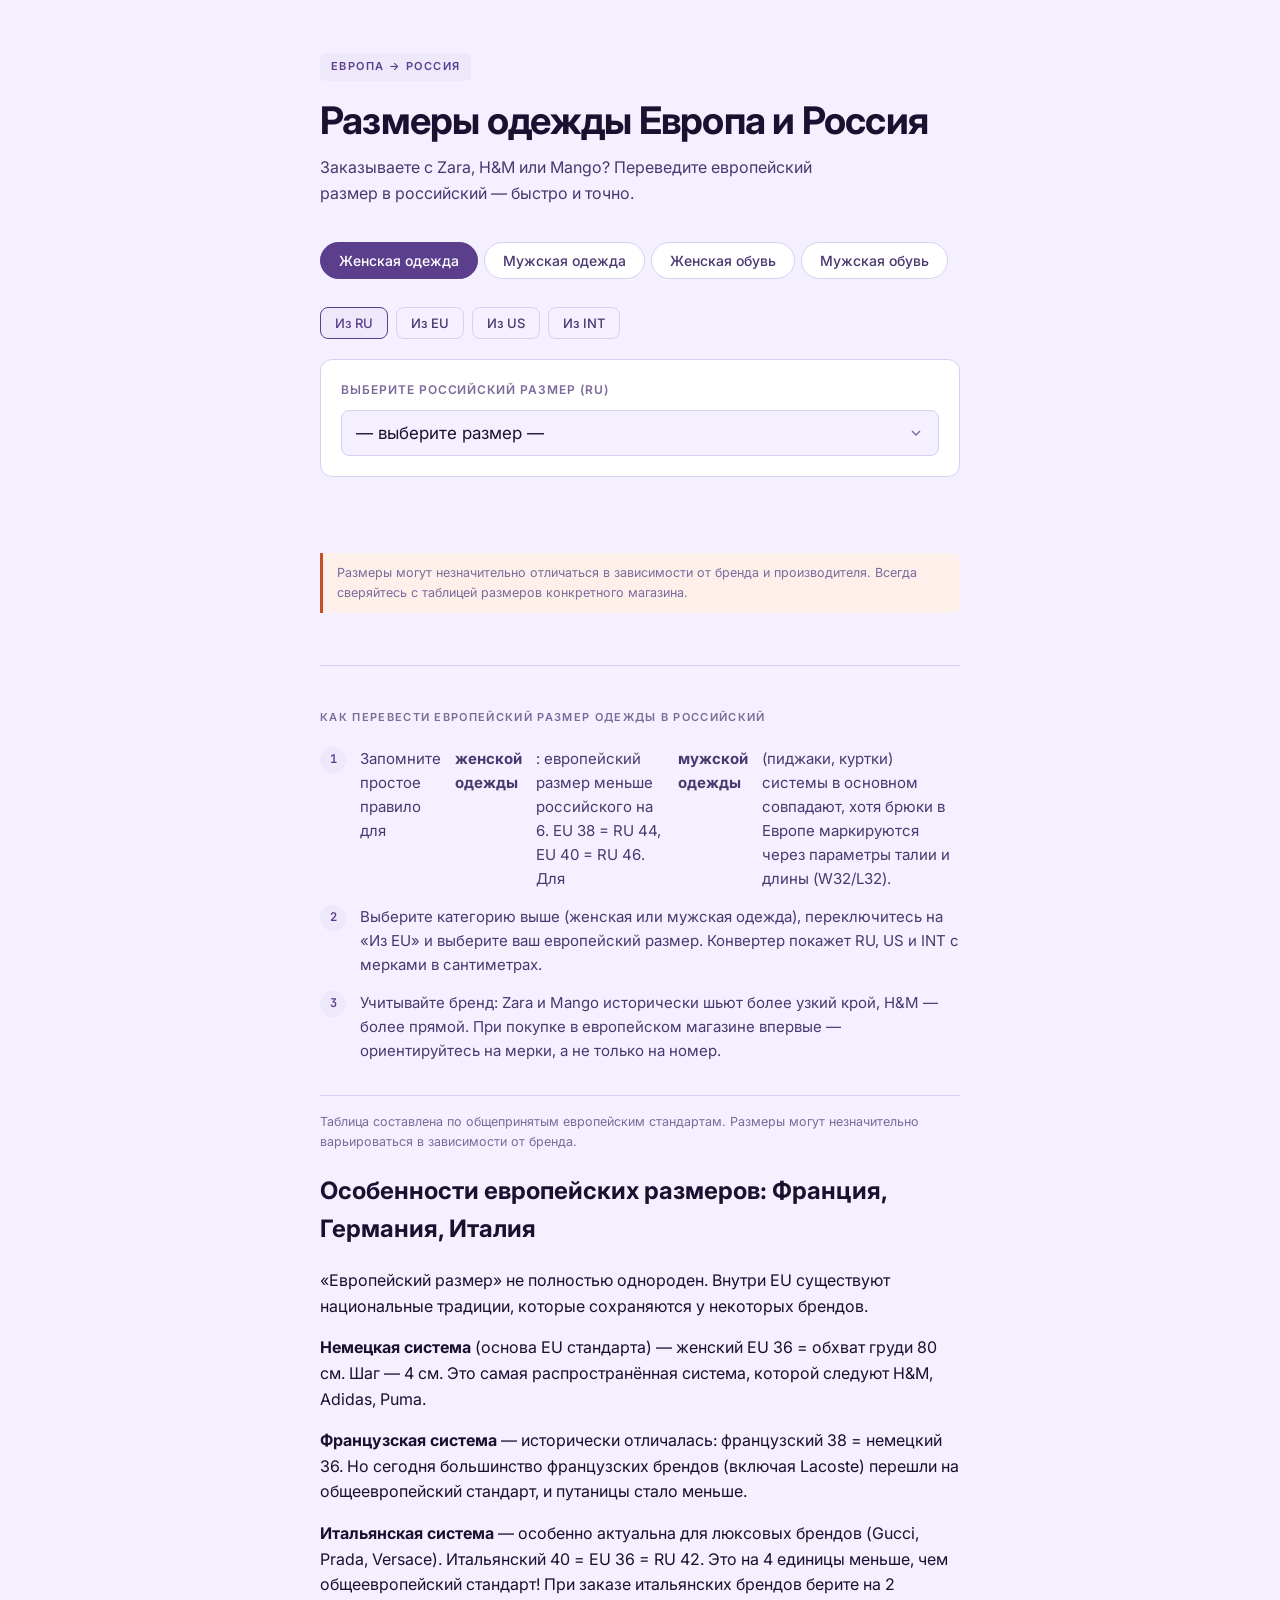
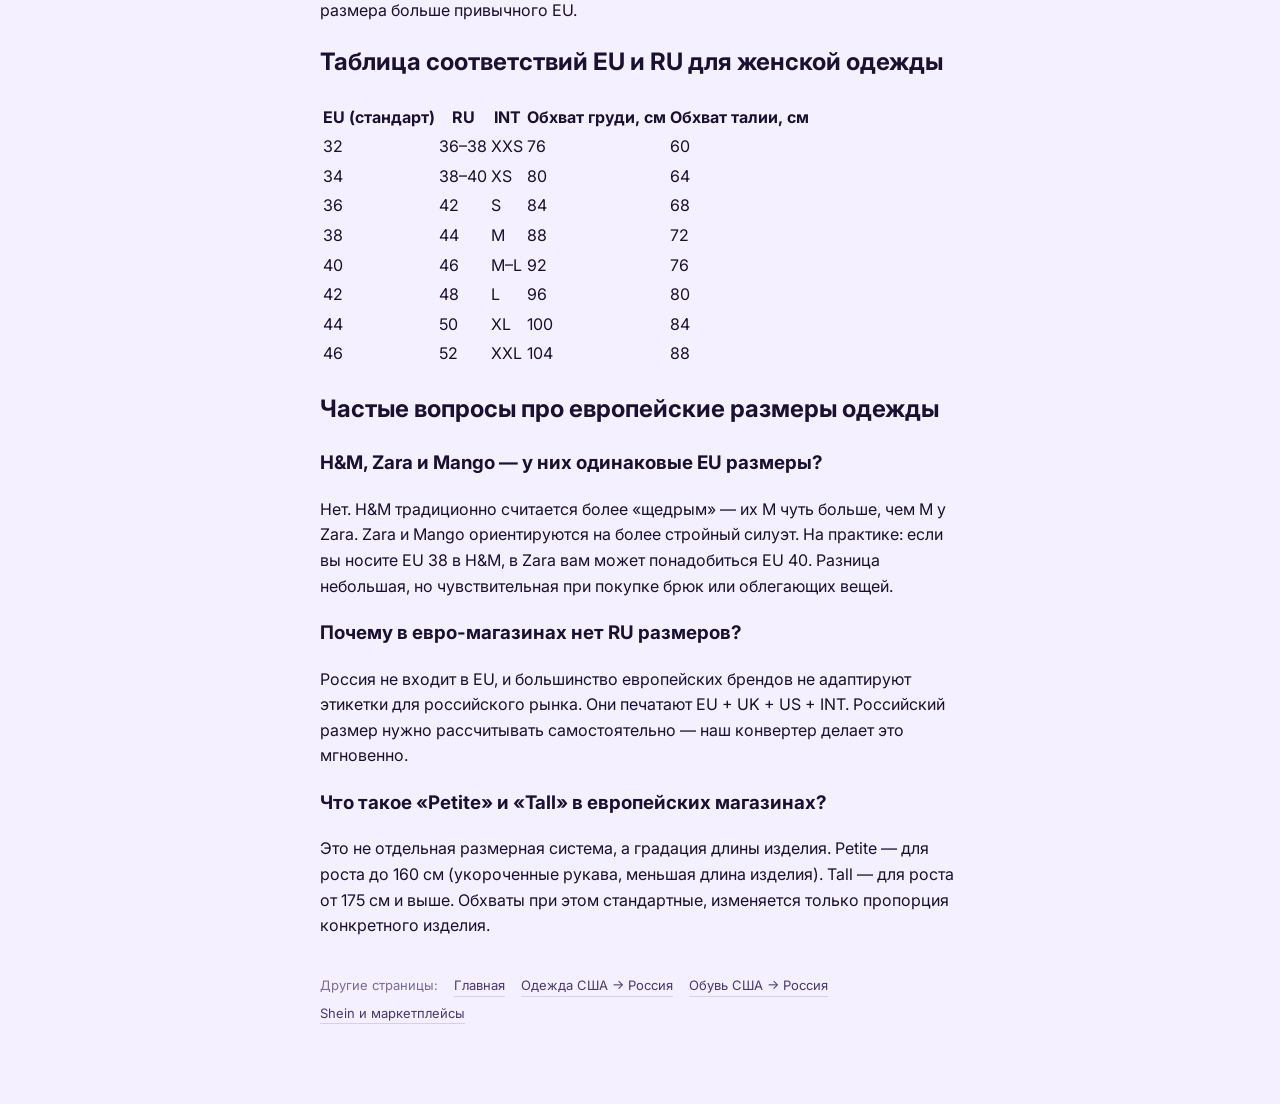
<file: razmery-odezhdy-evropa-rossiya.html>
<!DOCTYPE html>
<html lang="ru">
<head>
<meta charset="UTF-8">
<meta name="viewport" content="width=device-width, initial-scale=1.0">
<title>Размеры одежды Европа и Россия — таблица соответствия | Size-RU</title>
<meta name="description" content="Таблица соответствия европейских и российских размеров одежды. Как перевести EU размер в российский при заказе с Zara, H&M, Mango.">
<link rel="canonical" href="https://size-ru.ru/razmery-odezhdy-evropa-rossiya.html">
<link rel="icon" href="./favicon.svg" type="image/svg+xml">
<link rel="preconnect" href="https://fonts.googleapis.com">
<link rel="preconnect" href="https://fonts.gstatic.com" crossorigin>
<link href="https://fonts.googleapis.com/css2?family=Inter:wght@400;500;600&family=JetBrains+Mono:wght@500;600;700&display=swap" rel="stylesheet">
<link rel="stylesheet" href="./assets/style.css">
</head>
<body>
  <script type="text/javascript">
    (function(m,e,t,r,i,k,a){
        m[i]=m[i]||function(){(m[i].a=m[i].a||[]).push(arguments)};
        m[i].l=1*new Date();
        for (var j = 0; j < document.scripts.length; j++) {if (document.scripts[j].src === r) { return; }}
        k=e.createElement(t),a=e.getElementsByTagName(t)[0],k.async=1,k.src=r,a.parentNode.insertBefore(k,a)
    })(window, document,'script','https://mc.yandex.ru/metrika/tag.js?id=111348651', 'ym');
    ym(111348651, 'init', {ssr:true, webvisor:true, clickmap:true, ecommerce:"dataLayer", referrer: document.referrer, url: location.href, accurateTrackBounce:true, trackLinks:true});
</script>
<noscript><div><img src="https://mc.yandex.ru/watch/111348651" style="position:absolute; left:-9999px;" alt="" /></div></noscript>
<div class="page">
  <span class="eyebrow">Европа → Россия</span>
  <h1>Размеры одежды Европа и Россия</h1>
  <p class="sub">Заказываете с Zara, H&M или Mango? Переведите европейский размер в российский — быстро и точно.</p>

  <div class="cat-tabs">
    <button class="cat-btn active" data-cat="women-clothes">Женская одежда</button>
    <button class="cat-btn" data-cat="men-clothes">Мужская одежда</button>
    <button class="cat-btn" data-cat="women-shoes">Женская обувь</button>
    <button class="cat-btn" data-cat="men-shoes">Мужская обувь</button>
  </div>

  <div class="cat-panel active" id="panel-women-clothes">
    <div class="direction-wrap">
      <button class="dir-btn active" data-dir="ru">Из RU</button>
      <button class="dir-btn" data-dir="eu">Из EU</button>
      <button class="dir-btn" data-dir="us">Из US</button>
      <button class="dir-btn" data-dir="int">Из INT</button>
    </div>
    <div class="input-wrap">
      <label class="input-label" for="wc-select">Выберите российский размер (RU)</label>
      <select class="size-select" id="wc-select"></select>
    </div>
    <div class="result-block" id="wc-result">
      <div class="result-header"><span class="result-label">Соответствие размеров</span></div>
      <div class="result-grid"></div>
    </div>
    <p class="size-note">Размеры могут незначительно отличаться в зависимости от бренда и производителя. Всегда сверяйтесь с таблицей размеров конкретного магазина.</p>
  </div>

  <div class="cat-panel" id="panel-men-clothes">
    <div class="direction-wrap">
      <button class="dir-btn active" data-dir="ru">Из RU</button>
      <button class="dir-btn" data-dir="eu">Из EU</button>
      <button class="dir-btn" data-dir="us">Из US</button>
      <button class="dir-btn" data-dir="int">Из INT</button>
    </div>
    <div class="input-wrap">
      <label class="input-label" for="mc-select">Выберите российский размер (RU)</label>
      <select class="size-select" id="mc-select"></select>
    </div>
    <div class="result-block" id="mc-result">
      <div class="result-header"><span class="result-label">Соответствие размеров</span></div>
      <div class="result-grid"></div>
    </div>
    <p class="size-note">Размеры могут отличаться в зависимости от бренда. Для точного подбора измерьте обхват груди и талии.</p>
  </div>

  <div class="cat-panel" id="panel-women-shoes">
    <div class="direction-wrap">
      <button class="dir-btn active" data-dir="eu">Из EU/RU</button>
      <button class="dir-btn" data-dir="us">Из US</button>
      <button class="dir-btn" data-dir="uk">Из UK</button>
    </div>
    <div class="input-wrap">
      <label class="input-label" for="ws-select">Выберите европейский размер (EU/RU)</label>
      <select class="size-select" id="ws-select"></select>
    </div>
    <div class="result-block" id="ws-result">
      <div class="result-header"><span class="result-label">Соответствие размеров обуви</span></div>
      <div class="result-grid"></div>
    </div>
    <p class="size-note">В России и Европе используется одинаковая система нумерации обуви. Для точного подбора измерьте длину стопы по стельке.</p>
  </div>

  <div class="cat-panel" id="panel-men-shoes">
    <div class="direction-wrap">
      <button class="dir-btn active" data-dir="eu">Из EU/RU</button>
      <button class="dir-btn" data-dir="us">Из US</button>
      <button class="dir-btn" data-dir="uk">Из UK</button>
    </div>
    <div class="input-wrap">
      <label class="input-label" for="ms-select">Выберите европейский размер (EU/RU)</label>
      <select class="size-select" id="ms-select"></select>
    </div>
    <div class="result-block" id="ms-result">
      <div class="result-header"><span class="result-label">Соответствие размеров обуви</span></div>
      <div class="result-grid"></div>
    </div>
    <p class="size-note">Для точного подбора обуви измерьте длину стопы и сравните с колонкой "Длина стопы" в результате.</p>
  </div>

  <section class="how">
  <p class="how-title">Как перевести европейский размер одежды в российский</p>
  <ul class="how-list">
    <li>
      <span class="how-num">1</span>Запомните простое правило для <strong>женской одежды</strong>:
      европейский размер меньше российского на 6. EU 38 = RU 44, EU 40 = RU 46.
      Для <strong>мужской одежды</strong> (пиджаки, куртки) системы в основном совпадают,
      хотя брюки в Европе маркируются через параметры талии и длины (W32/L32).
    </li>
    <li>
      <span class="how-num">2</span>Выберите категорию выше (женская или мужская одежда),
      переключитесь на «Из EU» и выберите ваш европейский размер.
      Конвертер покажет RU, US и INT с мерками в сантиметрах.
    </li>
    <li>
      <span class="how-num">3</span>Учитывайте бренд: Zara и Mango исторически шьют
      более узкий крой, H&M — более прямой. При покупке в европейском
      магазине впервые — ориентируйтесь на мерки, а не только на номер.
    </li>
  </ul>
</section>

  <p class="disclaimer">Таблица составлена по общепринятым европейским стандартам. Размеры могут незначительно варьироваться в зависимости от бренда.</p>

  <section class="article-section">
  <h2>Особенности европейских размеров: Франция, Германия, Италия</h2>
  <p>«Европейский размер» не полностью однороден. Внутри EU существуют
  национальные традиции, которые сохраняются у некоторых брендов.</p>
  <p><strong>Немецкая система</strong> (основа EU стандарта) — женский EU 36 = обхват груди 80 см.
  Шаг — 4 см. Это самая распространённая система, которой следуют H&M, Adidas, Puma.</p>
  <p><strong>Французская система</strong> — исторически отличалась: французский 38 = немецкий 36.
  Но сегодня большинство французских брендов (включая Lacoste) перешли
  на общеевропейский стандарт, и путаницы стало меньше.</p>
  <p><strong>Итальянская система</strong> — особенно актуальна для люксовых брендов
  (Gucci, Prada, Versace). Итальянский 40 = EU 36 = RU 42. Это на 4 единицы
  меньше, чем общеевропейский стандарт! При заказе итальянских брендов
  берите на 2 размера больше привычного EU.</p>

  <h2>Таблица соответствий EU и RU для женской одежды</h2>
  <table class="req-table">
    <tr><th>EU (стандарт)</th><th>RU</th><th>INT</th><th>Обхват груди, см</th><th>Обхват талии, см</th></tr>
    <tr><td>32</td><td>36–38</td><td>XXS</td><td>76</td><td>60</td></tr>
    <tr><td>34</td><td>38–40</td><td>XS</td><td>80</td><td>64</td></tr>
    <tr><td>36</td><td>42</td><td>S</td><td>84</td><td>68</td></tr>
    <tr><td>38</td><td>44</td><td>M</td><td>88</td><td>72</td></tr>
    <tr><td>40</td><td>46</td><td>M–L</td><td>92</td><td>76</td></tr>
    <tr><td>42</td><td>48</td><td>L</td><td>96</td><td>80</td></tr>
    <tr><td>44</td><td>50</td><td>XL</td><td>100</td><td>84</td></tr>
    <tr><td>46</td><td>52</td><td>XXL</td><td>104</td><td>88</td></tr>
  </table>
</section>

<section class="faq">
  <h2>Частые вопросы про европейские размеры одежды</h2>

  <div class="faq-item">
    <h3>H&M, Zara и Mango — у них одинаковые EU размеры?</h3>
    <p>Нет. H&M традиционно считается более «щедрым» — их M чуть больше, чем M у Zara.
    Zara и Mango ориентируются на более стройный силуэт. На практике: если вы
    носите EU 38 в H&M, в Zara вам может понадобиться EU 40. Разница небольшая,
    но чувствительная при покупке брюк или облегающих вещей.</p>
  </div>

  <div class="faq-item">
    <h3>Почему в евро-магазинах нет RU размеров?</h3>
    <p>Россия не входит в EU, и большинство европейских брендов не адаптируют
    этикетки для российского рынка. Они печатают EU + UK + US + INT. Российский
    размер нужно рассчитывать самостоятельно — наш конвертер делает это мгновенно.</p>
  </div>

  <div class="faq-item">
    <h3>Что такое «Petite» и «Tall» в европейских магазинах?</h3>
    <p>Это не отдельная размерная система, а градация длины изделия. Petite —
    для роста до 160 см (укороченные рукава, меньшая длина изделия). Tall —
    для роста от 175 см и выше. Обхваты при этом стандартные, изменяется
    только пропорция конкретного изделия.</p>
  </div>
</section>

<nav class="doc-links">
    <span>Другие страницы:</span>
    <a href="./index.html">Главная</a>
    <a href="./razmery-odezhdy-ssha-rossiya.html">Одежда США → Россия</a>
    <a href="./razmery-obuvi-ssha-rossiya.html">Обувь США → Россия</a>
    <a href="./razmer-shein-wildberries.html">Shein и маркетплейсы</a>
  </nav>
</div>

<script src="./assets/tool.js"></script>
</body>
</html>
</file>
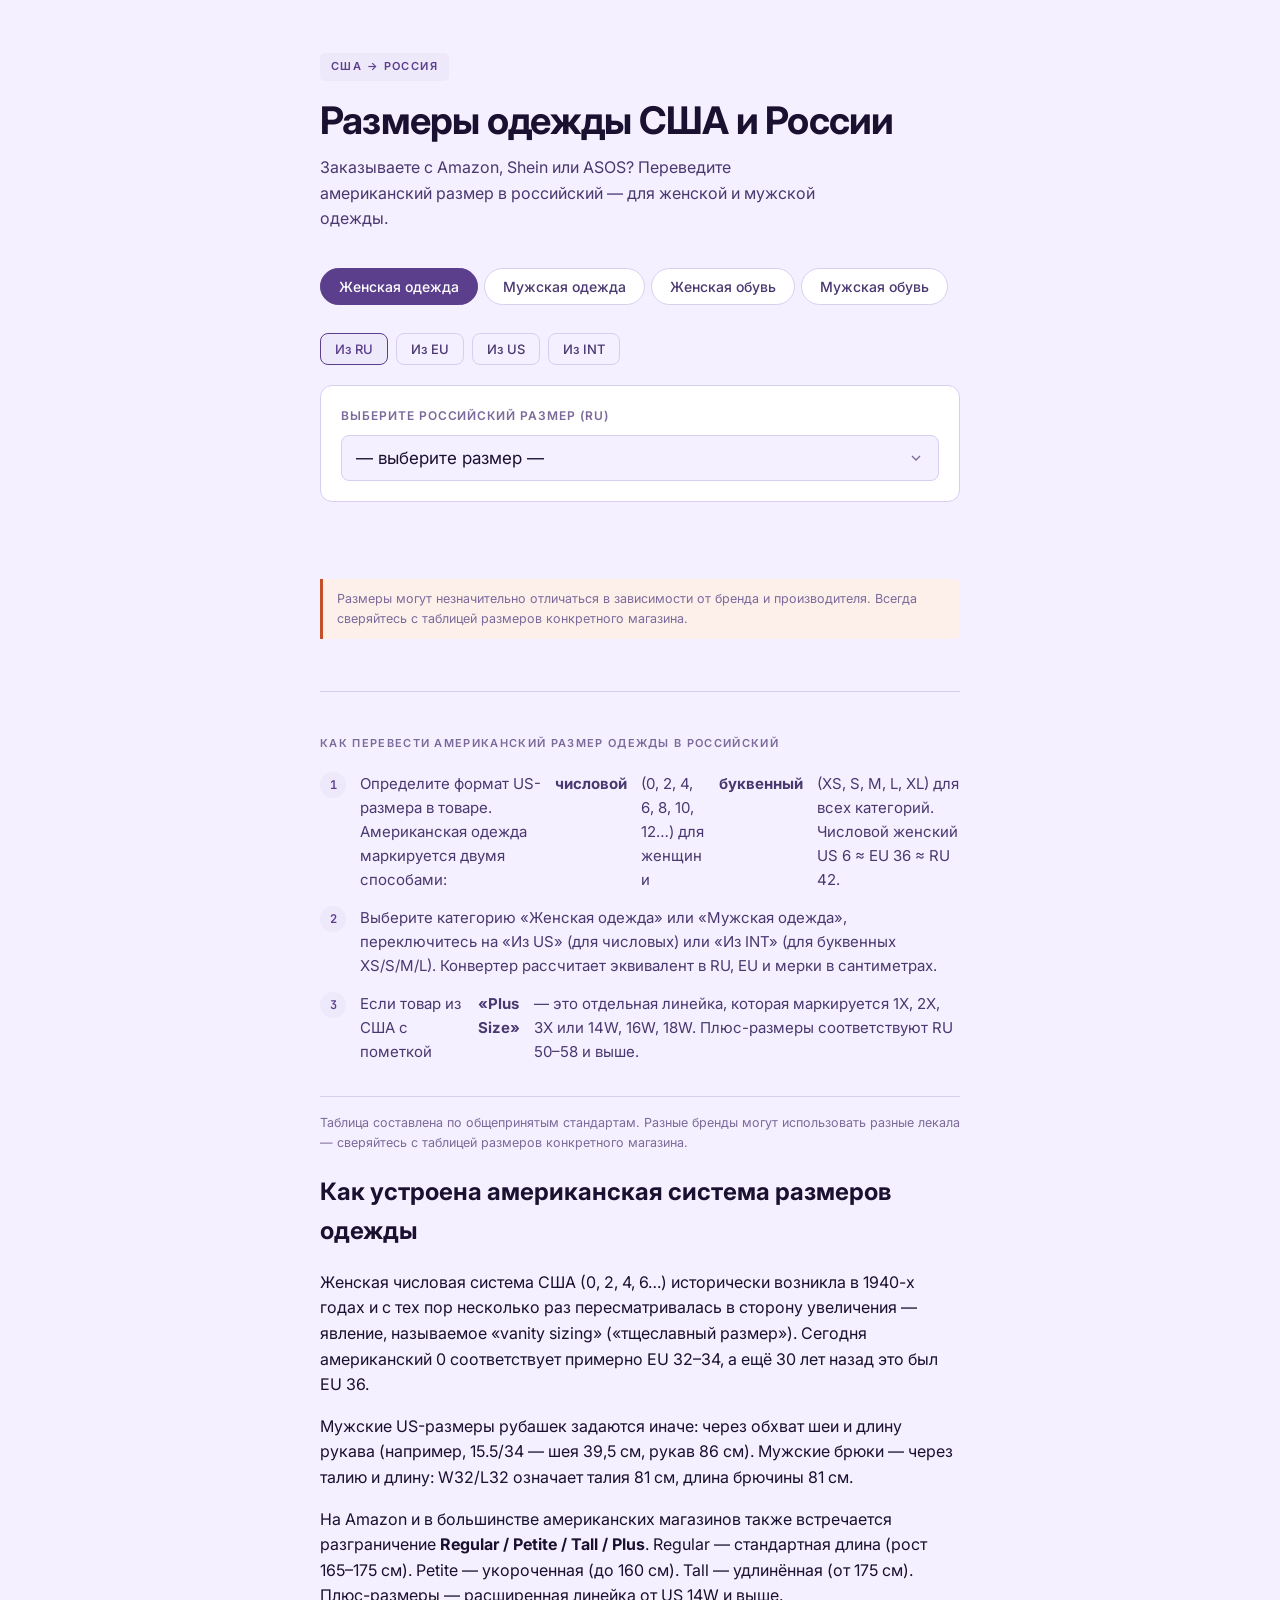
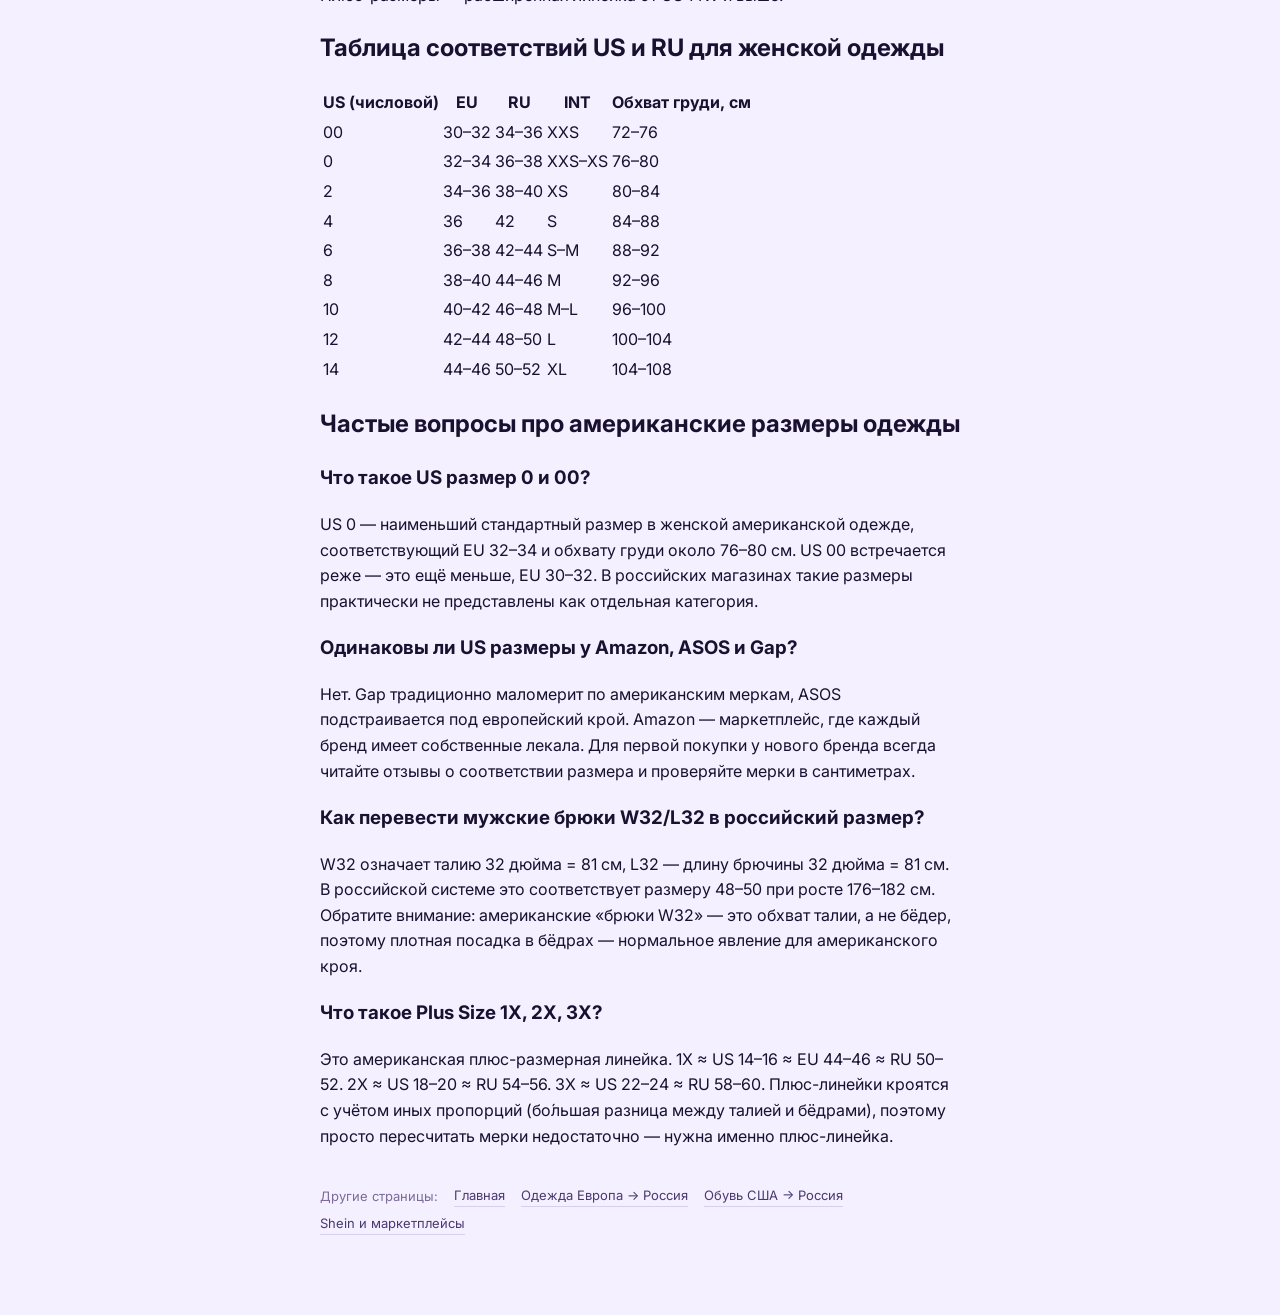
<file: razmery-odezhdy-ssha-rossiya.html>
<!DOCTYPE html>
<html lang="ru">
<head>
<meta charset="UTF-8">
<meta name="viewport" content="width=device-width, initial-scale=1.0">
<title>Размеры одежды США и России — таблица соответствия | Size-RU</title>
<meta name="description" content="Таблица соответствия американских и российских размеров женской и мужской одежды. Как перевести US размер в российский при заказе с Amazon, Shein, ASOS.">
<link rel="canonical" href="https://size-ru.ru/razmery-odezhdy-ssha-rossiya.html">
<link rel="icon" href="./favicon.svg" type="image/svg+xml">
<link rel="preconnect" href="https://fonts.googleapis.com">
<link rel="preconnect" href="https://fonts.gstatic.com" crossorigin>
<link href="https://fonts.googleapis.com/css2?family=Inter:wght@400;500;600&family=JetBrains+Mono:wght@500;600;700&display=swap" rel="stylesheet">
<link rel="stylesheet" href="./assets/style.css">
</head>
<body>
  <script type="text/javascript">
    (function(m,e,t,r,i,k,a){
        m[i]=m[i]||function(){(m[i].a=m[i].a||[]).push(arguments)};
        m[i].l=1*new Date();
        for (var j = 0; j < document.scripts.length; j++) {if (document.scripts[j].src === r) { return; }}
        k=e.createElement(t),a=e.getElementsByTagName(t)[0],k.async=1,k.src=r,a.parentNode.insertBefore(k,a)
    })(window, document,'script','https://mc.yandex.ru/metrika/tag.js?id=111348651', 'ym');
    ym(111348651, 'init', {ssr:true, webvisor:true, clickmap:true, ecommerce:"dataLayer", referrer: document.referrer, url: location.href, accurateTrackBounce:true, trackLinks:true});
</script>
<noscript><div><img src="https://mc.yandex.ru/watch/111348651" style="position:absolute; left:-9999px;" alt="" /></div></noscript>
<div class="page">
  <span class="eyebrow">США → Россия</span>
  <h1>Размеры одежды США и России</h1>
  <p class="sub">Заказываете с Amazon, Shein или ASOS? Переведите американский размер в российский — для женской и мужской одежды.</p>

  <div class="cat-tabs">
    <button class="cat-btn active" data-cat="women-clothes">Женская одежда</button>
    <button class="cat-btn" data-cat="men-clothes">Мужская одежда</button>
    <button class="cat-btn" data-cat="women-shoes">Женская обувь</button>
    <button class="cat-btn" data-cat="men-shoes">Мужская обувь</button>
  </div>

  <div class="cat-panel active" id="panel-women-clothes">
    <div class="direction-wrap">
      <button class="dir-btn active" data-dir="ru">Из RU</button>
      <button class="dir-btn" data-dir="eu">Из EU</button>
      <button class="dir-btn" data-dir="us">Из US</button>
      <button class="dir-btn" data-dir="int">Из INT</button>
    </div>
    <div class="input-wrap">
      <label class="input-label" for="wc-select">Выберите российский размер (RU)</label>
      <select class="size-select" id="wc-select"></select>
    </div>
    <div class="result-block" id="wc-result">
      <div class="result-header"><span class="result-label">Соответствие размеров</span></div>
      <div class="result-grid"></div>
    </div>
    <p class="size-note">Размеры могут незначительно отличаться в зависимости от бренда и производителя. Всегда сверяйтесь с таблицей размеров конкретного магазина.</p>
  </div>

  <div class="cat-panel" id="panel-men-clothes">
    <div class="direction-wrap">
      <button class="dir-btn active" data-dir="ru">Из RU</button>
      <button class="dir-btn" data-dir="eu">Из EU</button>
      <button class="dir-btn" data-dir="us">Из US</button>
      <button class="dir-btn" data-dir="int">Из INT</button>
    </div>
    <div class="input-wrap">
      <label class="input-label" for="mc-select">Выберите российский размер (RU)</label>
      <select class="size-select" id="mc-select"></select>
    </div>
    <div class="result-block" id="mc-result">
      <div class="result-header"><span class="result-label">Соответствие размеров</span></div>
      <div class="result-grid"></div>
    </div>
    <p class="size-note">Размеры могут отличаться в зависимости от бренда. Для точного подбора измерьте обхват груди и талии.</p>
  </div>

  <div class="cat-panel" id="panel-women-shoes">
    <div class="direction-wrap">
      <button class="dir-btn active" data-dir="eu">Из EU/RU</button>
      <button class="dir-btn" data-dir="us">Из US</button>
      <button class="dir-btn" data-dir="uk">Из UK</button>
    </div>
    <div class="input-wrap">
      <label class="input-label" for="ws-select">Выберите европейский размер (EU/RU)</label>
      <select class="size-select" id="ws-select"></select>
    </div>
    <div class="result-block" id="ws-result">
      <div class="result-header"><span class="result-label">Соответствие размеров обуви</span></div>
      <div class="result-grid"></div>
    </div>
    <p class="size-note">В России и Европе используется одинаковая система нумерации обуви. Для точного подбора измерьте длину стопы по стельке.</p>
  </div>

  <div class="cat-panel" id="panel-men-shoes">
    <div class="direction-wrap">
      <button class="dir-btn active" data-dir="eu">Из EU/RU</button>
      <button class="dir-btn" data-dir="us">Из US</button>
      <button class="dir-btn" data-dir="uk">Из UK</button>
    </div>
    <div class="input-wrap">
      <label class="input-label" for="ms-select">Выберите европейский размер (EU/RU)</label>
      <select class="size-select" id="ms-select"></select>
    </div>
    <div class="result-block" id="ms-result">
      <div class="result-header"><span class="result-label">Соответствие размеров обуви</span></div>
      <div class="result-grid"></div>
    </div>
    <p class="size-note">Для точного подбора обуви измерьте длину стопы и сравните с колонкой "Длина стопы" в результате.</p>
  </div>

  <section class="how">
  <p class="how-title">Как перевести американский размер одежды в российский</p>
  <ul class="how-list">
    <li>
      <span class="how-num">1</span>Определите формат US-размера в товаре. Американская одежда
      маркируется двумя способами: <strong>числовой</strong> (0, 2, 4, 6, 8, 10, 12…)
      для женщин и <strong>буквенный</strong> (XS, S, M, L, XL) для всех категорий.
      Числовой женский US 6 ≈ EU 36 ≈ RU 42.
    </li>
    <li>
      <span class="how-num">2</span>Выберите категорию «Женская одежда» или «Мужская одежда»,
      переключитесь на «Из US» (для числовых) или «Из INT» (для буквенных XS/S/M/L).
      Конвертер рассчитает эквивалент в RU, EU и мерки в сантиметрах.
    </li>
    <li>
      <span class="how-num">3</span>Если товар из США с пометкой <strong>«Plus Size»</strong> —
      это отдельная линейка, которая маркируется 1X, 2X, 3X или 14W, 16W, 18W.
      Плюс-размеры соответствуют RU 50–58 и выше.
    </li>
  </ul>
</section>

  <p class="disclaimer">Таблица составлена по общепринятым стандартам. Разные бренды могут использовать разные лекала — сверяйтесь с таблицей размеров конкретного магазина.</p>

  <section class="article-section">
  <h2>Как устроена американская система размеров одежды</h2>
  <p>Женская числовая система США (0, 2, 4, 6…) исторически возникла
  в 1940-х годах и с тех пор несколько раз пересматривалась в сторону
  увеличения — явление, называемое «vanity sizing» («тщеславный размер»).
  Сегодня американский 0 соответствует примерно EU 32–34, а ещё 30 лет назад
  это был EU 36.</p>
  <p>Мужские US-размеры рубашек задаются иначе: через обхват шеи и длину рукава
  (например, 15.5/34 — шея 39,5 см, рукав 86 см). Мужские брюки — через талию
  и длину: W32/L32 означает талия 81 см, длина брючины 81 см.</p>
  <p>На Amazon и в большинстве американских магазинов также встречается
  разграничение <strong>Regular / Petite / Tall / Plus</strong>. Regular — стандартная
  длина (рост 165–175 см). Petite — укороченная (до 160 см). Tall — удлинённая
  (от 175 см). Плюс-размеры — расширенная линейка от US 14W и выше.</p>

  <h2>Таблица соответствий US и RU для женской одежды</h2>
  <table class="req-table">
    <tr><th>US (числовой)</th><th>EU</th><th>RU</th><th>INT</th><th>Обхват груди, см</th></tr>
    <tr><td>00</td><td>30–32</td><td>34–36</td><td>XXS</td><td>72–76</td></tr>
    <tr><td>0</td><td>32–34</td><td>36–38</td><td>XXS–XS</td><td>76–80</td></tr>
    <tr><td>2</td><td>34–36</td><td>38–40</td><td>XS</td><td>80–84</td></tr>
    <tr><td>4</td><td>36</td><td>42</td><td>S</td><td>84–88</td></tr>
    <tr><td>6</td><td>36–38</td><td>42–44</td><td>S–M</td><td>88–92</td></tr>
    <tr><td>8</td><td>38–40</td><td>44–46</td><td>M</td><td>92–96</td></tr>
    <tr><td>10</td><td>40–42</td><td>46–48</td><td>M–L</td><td>96–100</td></tr>
    <tr><td>12</td><td>42–44</td><td>48–50</td><td>L</td><td>100–104</td></tr>
    <tr><td>14</td><td>44–46</td><td>50–52</td><td>XL</td><td>104–108</td></tr>
  </table>
</section>

<section class="faq">
  <h2>Частые вопросы про американские размеры одежды</h2>

  <div class="faq-item">
    <h3>Что такое US размер 0 и 00?</h3>
    <p>US 0 — наименьший стандартный размер в женской американской одежде,
    соответствующий EU 32–34 и обхвату груди около 76–80 см. US 00 встречается
    реже — это ещё меньше, EU 30–32. В российских магазинах такие размеры
    практически не представлены как отдельная категория.</p>
  </div>

  <div class="faq-item">
    <h3>Одинаковы ли US размеры у Amazon, ASOS и Gap?</h3>
    <p>Нет. Gap традиционно маломерит по американским меркам, ASOS подстраивается
    под европейский крой. Amazon — маркетплейс, где каждый бренд имеет собственные
    лекала. Для первой покупки у нового бренда всегда читайте отзывы о соответствии
    размера и проверяйте мерки в сантиметрах.</p>
  </div>

  <div class="faq-item">
    <h3>Как перевести мужские брюки W32/L32 в российский размер?</h3>
    <p>W32 означает талию 32 дюйма = 81 см, L32 — длину брючины 32 дюйма = 81 см.
    В российской системе это соответствует размеру 48–50 при росте 176–182 см.
    Обратите внимание: американские «брюки W32» — это обхват талии, а не бёдер,
    поэтому плотная посадка в бёдрах — нормальное явление для американского кроя.</p>
  </div>

  <div class="faq-item">
    <h3>Что такое Plus Size 1X, 2X, 3X?</h3>
    <p>Это американская плюс-размерная линейка. 1X ≈ US 14–16 ≈ EU 44–46 ≈ RU 50–52.
    2X ≈ US 18–20 ≈ RU 54–56. 3X ≈ US 22–24 ≈ RU 58–60. Плюс-линейки
    кроятся с учётом иных пропорций (бо́льшая разница между талией и бёдрами),
    поэтому просто пересчитать мерки недостаточно — нужна именно плюс-линейка.</p>
  </div>
</section>

<nav class="doc-links">
    <span>Другие страницы:</span>
    <a href="./index.html">Главная</a>
    <a href="./razmery-odezhdy-evropa-rossiya.html">Одежда Европа → Россия</a>
    <a href="./razmery-obuvi-ssha-rossiya.html">Обувь США → Россия</a>
    <a href="./razmer-shein-wildberries.html">Shein и маркетплейсы</a>
  </nav>
</div>

<script src="./assets/tool.js"></script>
</body>
</html>
</file>
<file: assets/style.css>
:root {
  --paper: #F5F0FF;
  --paper-raised: #FFFFFF;
  --ink: #1A1030;
  --ink-soft: #4A3870;
  --muted: #7B6A9A;
  --line: #D8CFF0;
  --accent: #5B3E8C;
  --accent-soft: #EDE8FA;
  --warm: #C4502A;
  --warm-soft: #FDF0EB;
  --radius: 12px;
}

*, *::before, *::after { box-sizing: border-box; }
html, body { margin: 0; padding: 0; }

body {
  background: var(--paper);
  color: var(--ink);
  font-family: 'Inter', system-ui, sans-serif;
  -webkit-font-smoothing: antialiased;
  line-height: 1.6;
}

.mono { font-family: 'JetBrains Mono', 'Fira Mono', monospace; }

.page {
  max-width: 680px;
  margin: 0 auto;
  padding: 52px 20px 80px;
}

.eyebrow {
  display: inline-flex;
  align-items: center;
  gap: 7px;
  font-size: 11px;
  font-weight: 600;
  letter-spacing: .13em;
  text-transform: uppercase;
  color: var(--accent);
  background: var(--accent-soft);
  padding: 5px 11px;
  border-radius: 5px;
  margin-bottom: 18px;
}

h1 {
  font-size: clamp(26px, 4.2vw, 38px);
  line-height: 1.12;
  letter-spacing: -.02em;
  margin: 0 0 14px;
}

.sub {
  color: var(--ink-soft);
  font-size: 16px;
  max-width: 50ch;
  margin: 0 0 36px;
}

/* Вкладки категорий */
.cat-tabs {
  display: flex;
  flex-wrap: wrap;
  gap: 6px;
  margin-bottom: 28px;
}

.cat-btn {
  font-family: 'Inter', system-ui, sans-serif;
  font-size: 14px;
  font-weight: 500;
  padding: 9px 18px;
  border-radius: 999px;
  border: 1.5px solid var(--line);
  background: var(--paper-raised);
  color: var(--ink-soft);
  cursor: pointer;
  transition: all .15s;
}

.cat-btn:hover { border-color: var(--accent); color: var(--accent); }
.cat-btn.active {
  background: var(--accent);
  color: #fff;
  border-color: var(--accent);
}

/* Панели */
.cat-panel { display: none; }
.cat-panel.active { display: block; }

/* Направление конвертации */
.direction-wrap {
  display: flex;
  gap: 8px;
  margin-bottom: 20px;
  flex-wrap: wrap;
}

.dir-btn {
  font-family: 'Inter', system-ui, sans-serif;
  font-size: 13px;
  font-weight: 500;
  padding: 7px 14px;
  border-radius: 8px;
  border: 1.5px solid var(--line);
  background: var(--paper);
  color: var(--ink-soft);
  cursor: pointer;
  transition: all .15s;
}

.dir-btn.active {
  background: var(--accent-soft);
  border-color: var(--accent);
  color: var(--accent);
}

/* Блок ввода */
.input-wrap {
  background: var(--paper-raised);
  border: 1.5px solid var(--line);
  border-radius: var(--radius);
  padding: 20px;
  margin-bottom: 20px;
}

.input-label {
  font-size: 12px;
  font-weight: 600;
  letter-spacing: .08em;
  text-transform: uppercase;
  color: var(--muted);
  display: block;
  margin-bottom: 10px;
}

.size-select {
  width: 100%;
  font-family: 'Inter', system-ui, sans-serif;
  font-size: 17px;
  padding: 12px 14px;
  border-radius: 8px;
  border: 1.5px solid var(--line);
  background: var(--paper);
  color: var(--ink);
  cursor: pointer;
  outline: none;
  transition: border-color .15s;
  appearance: none;
  background-image: url("data:image/svg+xml,%3Csvg xmlns='http://www.w3.org/2000/svg' width='16' height='16' viewBox='0 0 24 24' fill='none' stroke='%237B6A9A' stroke-width='2'%3E%3Cpath d='M6 9l6 6 6-6'/%3E%3C/svg%3E");
  background-repeat: no-repeat;
  background-position: right 14px center;
  padding-right: 40px;
}

.size-select:focus { border-color: var(--accent); }

/* Результат */
.result-block {
  background: var(--paper-raised);
  border: 1.5px solid var(--line);
  border-radius: var(--radius);
  overflow: hidden;
  opacity: 0;
  transform: translateY(6px);
  transition: opacity .25s ease, transform .25s ease;
  pointer-events: none;
}

.result-block.show {
  opacity: 1;
  transform: translateY(0);
  pointer-events: auto;
}

.result-header {
  padding: 12px 18px;
  background: var(--accent-soft);
  border-bottom: 1px solid var(--line);
  display: flex;
  align-items: center;
  justify-content: space-between;
}

.result-label {
  font-size: 11px;
  font-weight: 600;
  letter-spacing: .1em;
  text-transform: uppercase;
  color: var(--accent);
}

/* Сетка результатов */
.result-grid {
  display: grid;
  grid-template-columns: repeat(auto-fill, minmax(130px, 1fr));
  gap: 0;
}

.result-cell {
  padding: 16px 18px;
  border-right: 1px solid var(--line);
  border-bottom: 1px solid var(--line);
}

.result-cell:last-child { border-right: none; }

.cell-label {
  font-size: 11px;
  font-weight: 600;
  letter-spacing: .08em;
  text-transform: uppercase;
  color: var(--muted);
  margin-bottom: 6px;
}

.cell-value {
  font-family: 'JetBrains Mono', 'Fira Mono', monospace;
  font-size: 22px;
  font-weight: 700;
  color: var(--ink);
}

.cell-sub {
  font-size: 12px;
  color: var(--muted);
  margin-top: 4px;
}

/* Заметка */
.size-note {
  font-size: 12.5px;
  color: var(--muted);
  margin-top: 12px;
  padding: 10px 14px;
  background: var(--warm-soft);
  border-left: 3px solid var(--warm);
  border-radius: 0 6px 6px 0;
}

/* Как работает */
.how {
  margin-top: 52px;
  padding-top: 32px;
  border-top: 1px solid var(--line);
}

.how-title {
  font-size: 11px;
  font-weight: 600;
  letter-spacing: .12em;
  text-transform: uppercase;
  color: var(--muted);
  margin-bottom: 20px;
}

.how-list {
  list-style: none;
  margin: 0; padding: 0;
  display: flex;
  flex-direction: column;
  gap: 14px;
}

.how-list li {
  display: flex;
  gap: 14px;
  align-items: flex-start;
  font-size: 15px;
  color: var(--ink-soft);
}

.how-num {
  font-family: 'JetBrains Mono', monospace;
  font-size: 12px;
  color: var(--accent);
  background: var(--accent-soft);
  width: 26px; height: 26px;
  flex-shrink: 0;
  border-radius: 50%;
  display: flex;
  align-items: center;
  justify-content: center;
  font-weight: 600;
}

.doc-links {
  margin-top: 36px;
  font-size: 13px;
  color: var(--muted);
  display: flex;
  flex-wrap: wrap;
  gap: 6px 16px;
  align-items: center;
}

.doc-links a {
  color: var(--ink-soft);
  text-decoration: none;
  border-bottom: 1px solid var(--line);
  transition: color .15s, border-color .15s;
}

.doc-links a:hover { color: var(--accent); border-color: var(--accent); }

.disclaimer {
  margin-top: 32px;
  font-size: 12.5px;
  color: var(--muted);
  border-top: 1px solid var(--line);
  padding-top: 16px;
}

@media (max-width: 480px) {
  .page { padding: 32px 16px 60px; }
  .result-grid { grid-template-columns: 1fr 1fr; }
}

@media (prefers-reduced-motion: reduce) {
  .result-block { transition: none !important; }
}
</file>
